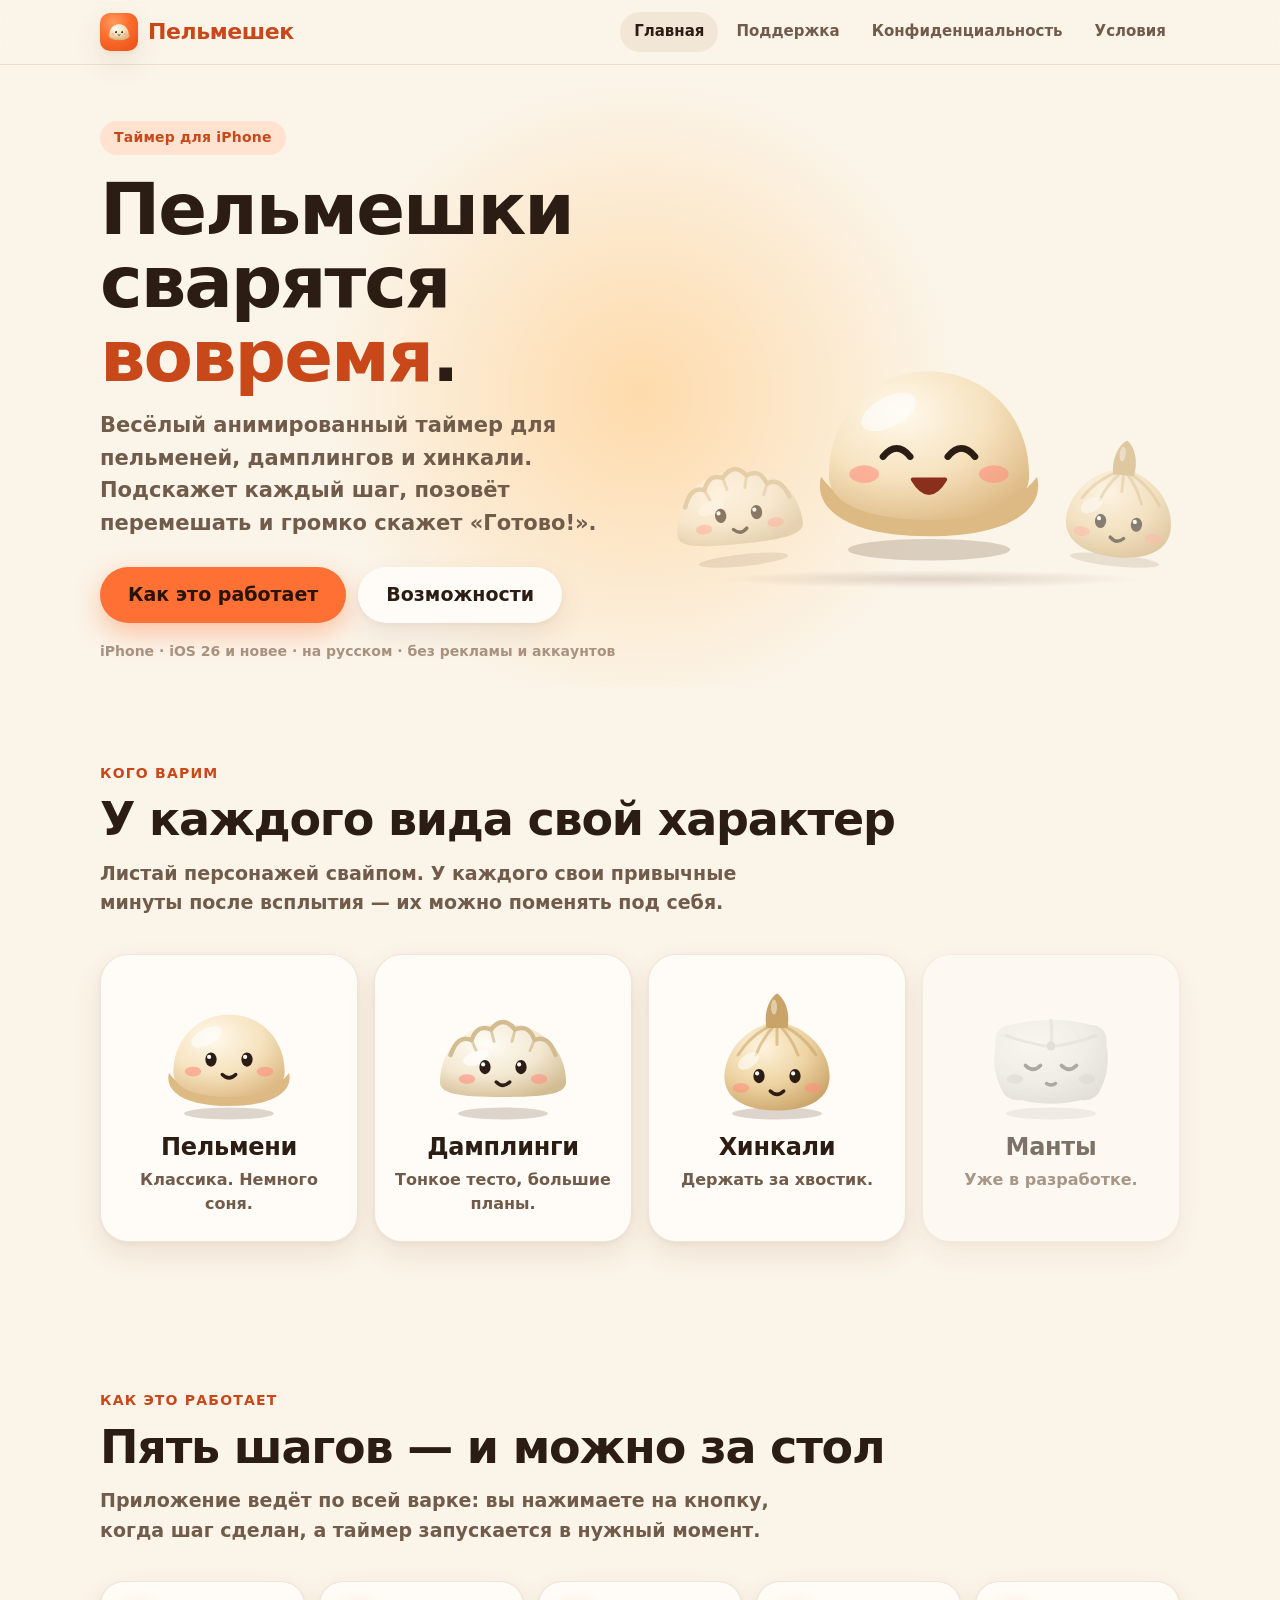
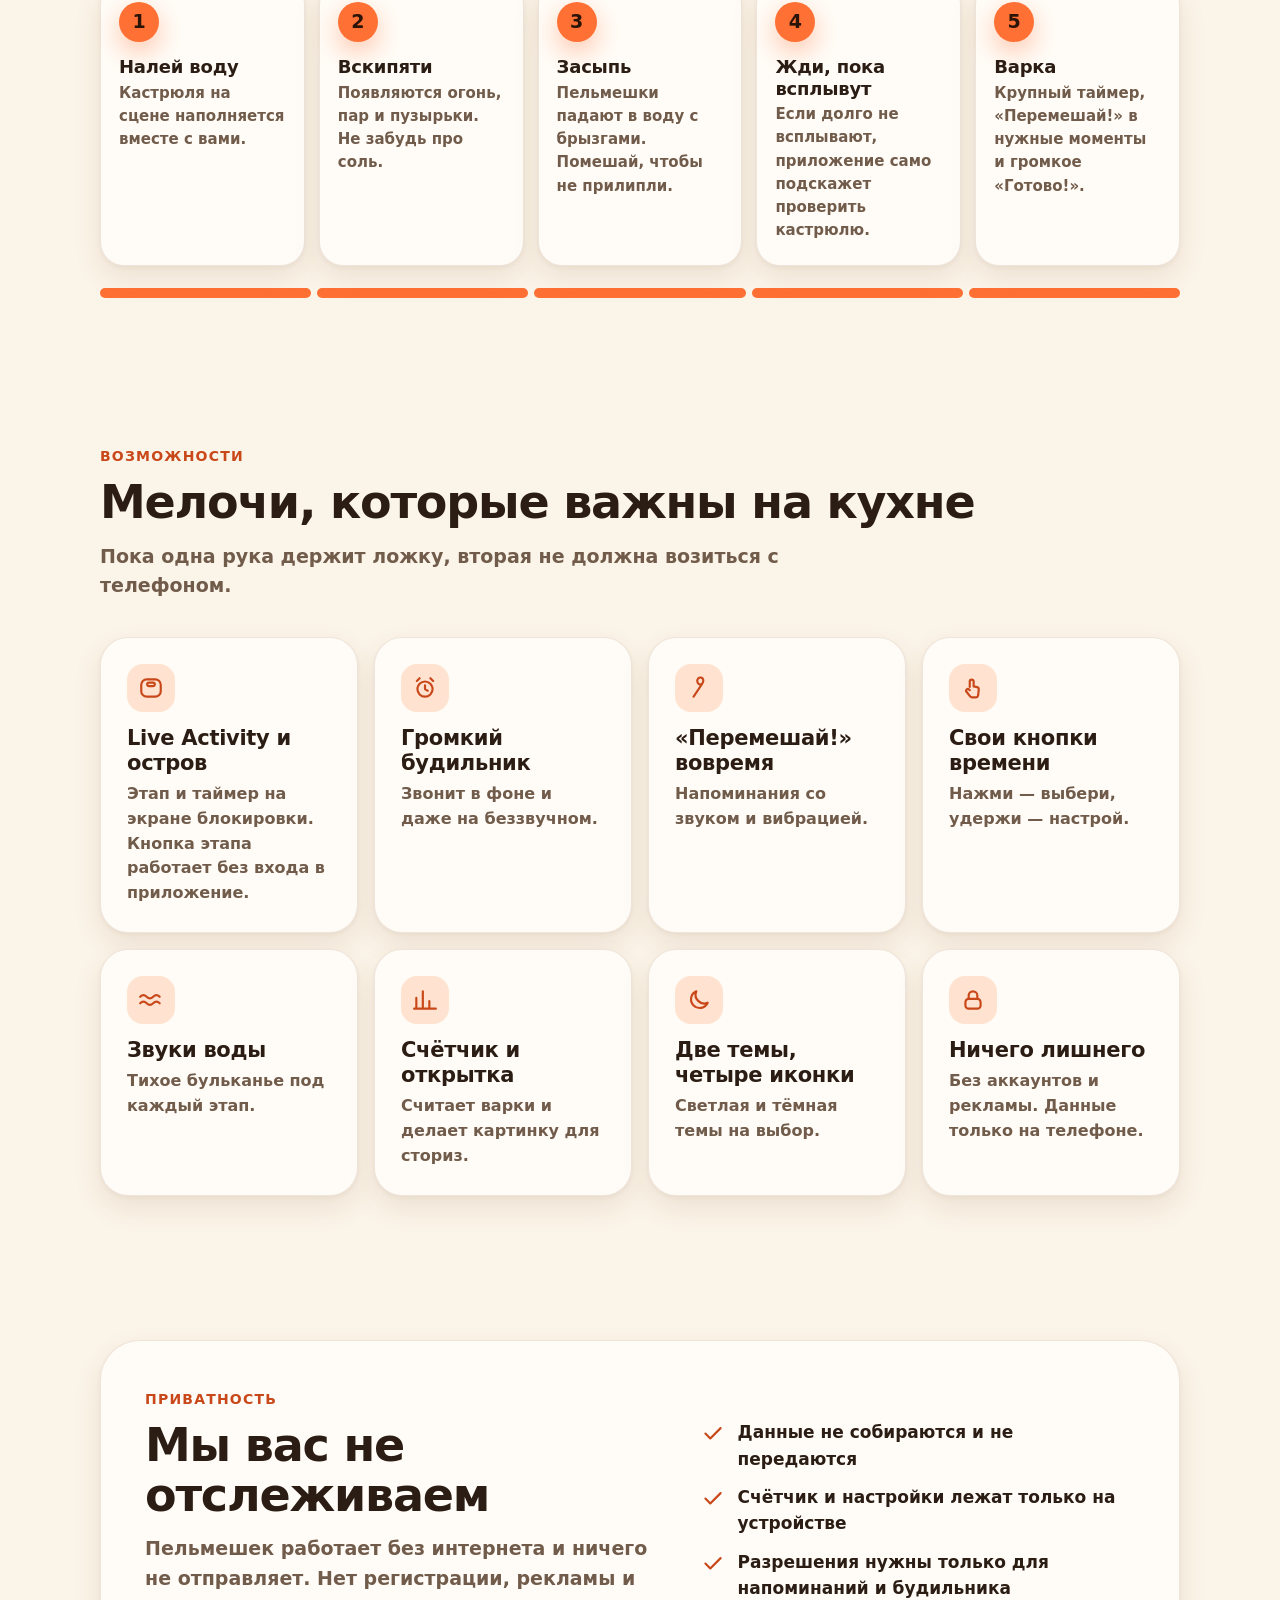
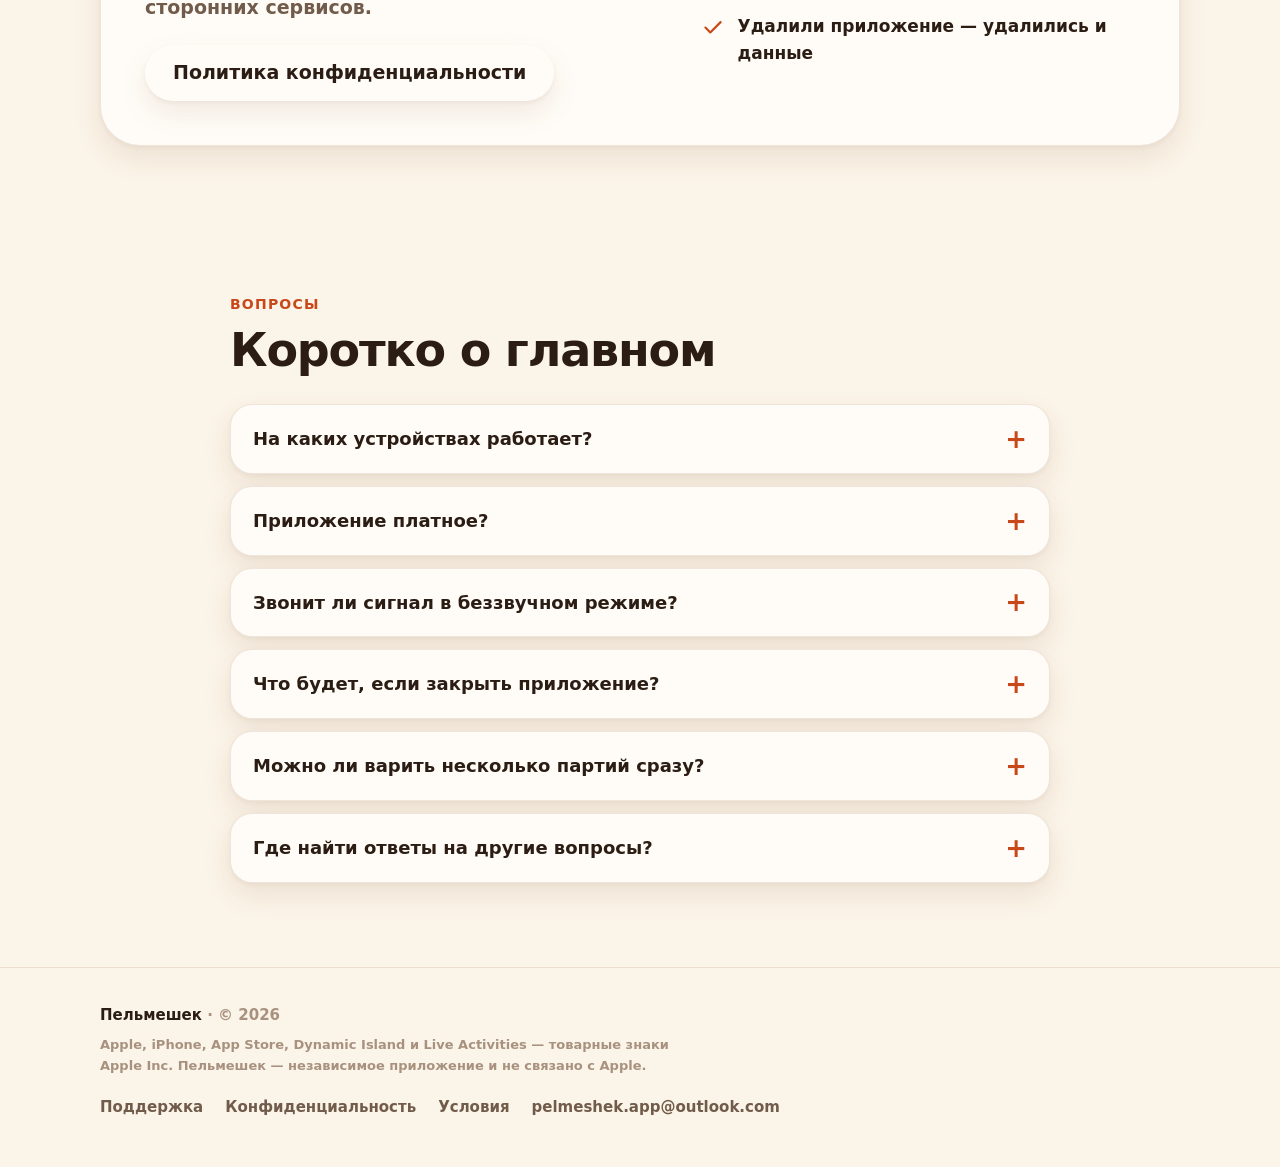
<file: index.html>
<!doctype html>
<html lang="ru">
<head>
<meta charset="utf-8">
<meta name="viewport" content="width=device-width, initial-scale=1, viewport-fit=cover">
<title>Пельмешек — анимированный таймер для варки пельменей</title>
<meta name="description" content="Весёлый анимированный таймер для варки пельменей, дамплингов и хинкали. Подсказывает каждый шаг, зовёт перемешать и звонит, когда готово.">
<meta name="theme-color" content="#FBF4E8" media="(prefers-color-scheme: light)">
<meta name="theme-color" content="#17110D" media="(prefers-color-scheme: dark)">
<meta property="og:title" content="Пельмешек — анимированный таймер для варки пельменей">
<meta property="og:description" content="Весёлый анимированный таймер для варки пельменей, дамплингов и хинкали. Подсказывает каждый шаг, зовёт перемешать и звонит, когда готово.">
<meta property="og:type" content="website">
<meta property="og:image" content="assets/icon-orange.png">
<link rel="icon" type="image/png" href="assets/favicon.png">
<link rel="apple-touch-icon" href="assets/apple-touch-icon.png">
<link rel="stylesheet" href="assets/style.css">
</head>
<body>
<header class="nav">
  <div class="wrap">
    <a class="brand" href="index.html"><img src="assets/icon-orange.png" width="38" height="38" alt="">Пельмешек</a>
    <nav aria-label="Основное меню"><ul><li><a href="index.html" aria-current=page>Главная</a></li><li><a href="support.html">Поддержка</a></li><li><a href="privacy.html">Конфиденциальность</a></li><li><a href="terms.html">Условия</a></li></ul></nav>
  </div>
</header>
<main>
<section class="hero"><div class="wrap">
  <div>
    <span class="pill">Таймер для iPhone</span>
    <h1>Пельмешки сварятся <em>вовремя</em>.</h1>
    <p class="lead">Весёлый анимированный таймер для пельменей, дамплингов и хинкали. Подскажет каждый шаг, позовёт перемешать и громко скажет «Готово!».</p>
    <div class="cta">
      <a class="btn" href="#how">Как это работает</a>
      <a class="btn ghost" href="#features">Возможности</a>
    </div>
    <div class="meta">iPhone · iOS 26 и новее · на русском · без рекламы и аккаунтов</div>
  </div>
  <div class="stage">
    <div class="trio">
      <svg class="m m-sm" viewBox="0 0 200 200" aria-hidden="true"><defs><radialGradient id="g1" cx="36%" cy="28%" r="80%"><stop offset="0" stop-color="#FFFDF6"/><stop offset=".55" stop-color="#F3E8D2"/><stop offset="1" stop-color="#D3BC92"/></radialGradient></defs><ellipse cx="100" cy="182" rx="60" ry="8" fill="rgba(70,35,10,.18)"/><g class="body a-sway"><path d="M16 140 C16 94 52 62 100 62 C148 62 184 94 184 140 C184 154 166 160 100 160 C34 160 16 154 16 140Z" fill="url(#g1)"/><path d="M30 104 Q40 76 58 84 Q66 62 84 70 Q100 50 116 70 Q134 62 142 84 Q160 76 170 104" stroke="#D3BC92" stroke-width="6" fill="none" stroke-linecap="round" stroke-linejoin="round"/><path d="M58 84 L64 98 M84 70 L88 86 M116 70 L112 86 M142 84 L136 98" stroke="#D3BC92" stroke-width="4" stroke-linecap="round" opacity=".7"/><ellipse cx="64" cy="108" rx="18" ry="9" fill="rgba(255,255,255,.65)" transform="rotate(-20 64 108)"/><g transform="translate(76 120)"><g class="eye" style="animation-duration:5s"><ellipse rx="7.5" ry="9.5" fill="#2B1D14"/><circle cx="-2.5" cy="-3.5" r="2.8" fill="#fff"/></g></g><g transform="translate(124 120)"><g class="eye" style="animation-duration:5s"><ellipse rx="7.5" ry="9.5" fill="#2B1D14"/><circle cx="-2.5" cy="-3.5" r="2.8" fill="#fff"/></g></g><ellipse cx="52" cy="136" rx="11" ry="6.5" fill="#FF8F7E" opacity=".6"/><ellipse cx="148" cy="136" rx="11" ry="6.5" fill="#FF8F7E" opacity=".6"/><path d="M91 140 Q100 149 109 140" stroke="#2B1D14" stroke-width="4.5" fill="none" stroke-linecap="round"/></g></svg>
      <svg class="m m-lg" viewBox="0 0 200 200" role="img" aria-label="Пельмешек"><defs><radialGradient id="g2" cx="36%" cy="28%" r="80%"><stop offset="0" stop-color="#FFF9EC"/><stop offset=".55" stop-color="#F6E2BE"/><stop offset="1" stop-color="#DDB984"/></radialGradient></defs><ellipse cx="100" cy="182" rx="60" ry="8" fill="rgba(70,35,10,.18)"/><g class="body a-hop"><path d="M20 128 C36 150 66 158 100 158 C134 158 164 150 180 128 C186 152 160 172 100 172 C40 172 14 152 20 128Z" fill="#DDB984"/><path d="M26 130 C24 84 58 50 100 50 C142 50 176 84 174 130 C172 150 140 160 100 160 C60 160 28 150 26 130Z" fill="url(#g2)"/><ellipse cx="70" cy="80" rx="22" ry="11" fill="rgba(255,255,255,.6)" transform="rotate(-28 70 80)"/><g transform="translate(76 110)"><g><path d="M-10 3 Q0 -9 10 3" stroke="#2B1D14" stroke-width="5" fill="none" stroke-linecap="round"/></g></g><g transform="translate(124 110)"><g><path d="M-10 3 Q0 -9 10 3" stroke="#2B1D14" stroke-width="5" fill="none" stroke-linecap="round"/></g></g><ellipse cx="52" cy="126" rx="11" ry="6.5" fill="#FF8F7E" opacity=".6"/><ellipse cx="148" cy="126" rx="11" ry="6.5" fill="#FF8F7E" opacity=".6"/><path d="M88 130 Q100 150 112 130Z" fill="#8A2F1C" stroke="#8A2F1C" stroke-width="3" stroke-linejoin="round"/></g></svg>
      <svg class="m m-sm r" viewBox="0 0 200 200" aria-hidden="true"><defs><radialGradient id="g3" cx="36%" cy="28%" r="80%"><stop offset="0" stop-color="#FFF4DE"/><stop offset=".55" stop-color="#EDD3A2"/><stop offset="1" stop-color="#C9A367"/></radialGradient></defs><ellipse cx="100" cy="182" rx="60" ry="8" fill="rgba(70,35,10,.18)"/><g class="body a-wobble"><path d="M100 60 C60 64 28 100 30 136 C32 166 64 178 100 178 C136 178 168 166 170 136 C172 100 140 64 100 60Z" fill="url(#g3)"/><path d="M94 64 Q66 76 48 104 M97 64 Q80 82 72 104 M100 64 L100 90 M103 64 Q120 82 128 104 M106 64 Q134 76 152 104" stroke="#C9A367" stroke-width="4" fill="none" stroke-linecap="round" opacity=".55"/><path d="M86 68 C82 46 90 28 100 22 C110 28 118 46 114 68 Z" fill="#C9A367"/><ellipse cx="96" cy="40" rx="4" ry="10" fill="rgba(255,255,255,.45)"/><ellipse cx="62" cy="112" rx="16" ry="9" fill="rgba(255,255,255,.55)" transform="rotate(-35 62 112)"/><g transform="translate(76 132)"><g class="eye" style="animation-duration:3.6s"><ellipse rx="7.5" ry="9.5" fill="#2B1D14"/><circle cx="-2.5" cy="-3.5" r="2.8" fill="#fff"/></g></g><g transform="translate(124 132)"><g class="eye" style="animation-duration:3.6s"><ellipse rx="7.5" ry="9.5" fill="#2B1D14"/><circle cx="-2.5" cy="-3.5" r="2.8" fill="#fff"/></g></g><ellipse cx="52" cy="148" rx="11" ry="6.5" fill="#FF8F7E" opacity=".6"/><ellipse cx="148" cy="148" rx="11" ry="6.5" fill="#FF8F7E" opacity=".6"/><path d="M91 152 Q100 161 109 152" stroke="#2B1D14" stroke-width="4.5" fill="none" stroke-linecap="round"/></g></svg>
    </div>
    <div class="ground"></div>
  </div>
</div></section><section id="kinds"><div class="wrap">
  <span class="eyebrow">Кого варим</span>
  <h2>У каждого вида свой характер</h2>
  <p class="sub">Листай персонажей свайпом. У каждого свои привычные минуты после всплытия — их можно поменять под себя.</p>
  <div class="grid g4 kinds">
    <div class="card"><svg class="m " viewBox="0 0 200 200" role="img" aria-label="Пельмени"><defs><radialGradient id="g4" cx="36%" cy="28%" r="80%"><stop offset="0" stop-color="#FFF9EC"/><stop offset=".55" stop-color="#F6E2BE"/><stop offset="1" stop-color="#DDB984"/></radialGradient></defs><ellipse cx="100" cy="182" rx="60" ry="8" fill="rgba(70,35,10,.18)"/><g class="body a-breathe"><path d="M20 128 C36 150 66 158 100 158 C134 158 164 150 180 128 C186 152 160 172 100 172 C40 172 14 152 20 128Z" fill="#DDB984"/><path d="M26 130 C24 84 58 50 100 50 C142 50 176 84 174 130 C172 150 140 160 100 160 C60 160 28 150 26 130Z" fill="url(#g4)"/><ellipse cx="70" cy="80" rx="22" ry="11" fill="rgba(255,255,255,.6)" transform="rotate(-28 70 80)"/><g transform="translate(76 110)"><g class="eye" style="animation-duration:4.2s"><ellipse rx="7.5" ry="9.5" fill="#2B1D14"/><circle cx="-2.5" cy="-3.5" r="2.8" fill="#fff"/></g></g><g transform="translate(124 110)"><g class="eye" style="animation-duration:4.2s"><ellipse rx="7.5" ry="9.5" fill="#2B1D14"/><circle cx="-2.5" cy="-3.5" r="2.8" fill="#fff"/></g></g><ellipse cx="52" cy="126" rx="11" ry="6.5" fill="#FF8F7E" opacity=".6"/><ellipse cx="148" cy="126" rx="11" ry="6.5" fill="#FF8F7E" opacity=".6"/><path d="M91 130 Q100 139 109 130" stroke="#2B1D14" stroke-width="4.5" fill="none" stroke-linecap="round"/></g></svg><h3>Пельмени</h3><p>Классика. Немного соня.</p></div>
    <div class="card"><svg class="m " viewBox="0 0 200 200" role="img" aria-label="Дамплинги"><defs><radialGradient id="g5" cx="36%" cy="28%" r="80%"><stop offset="0" stop-color="#FFFDF6"/><stop offset=".55" stop-color="#F3E8D2"/><stop offset="1" stop-color="#D3BC92"/></radialGradient></defs><ellipse cx="100" cy="182" rx="60" ry="8" fill="rgba(70,35,10,.18)"/><g class="body a-sway"><path d="M16 140 C16 94 52 62 100 62 C148 62 184 94 184 140 C184 154 166 160 100 160 C34 160 16 154 16 140Z" fill="url(#g5)"/><path d="M30 104 Q40 76 58 84 Q66 62 84 70 Q100 50 116 70 Q134 62 142 84 Q160 76 170 104" stroke="#D3BC92" stroke-width="6" fill="none" stroke-linecap="round" stroke-linejoin="round"/><path d="M58 84 L64 98 M84 70 L88 86 M116 70 L112 86 M142 84 L136 98" stroke="#D3BC92" stroke-width="4" stroke-linecap="round" opacity=".7"/><ellipse cx="64" cy="108" rx="18" ry="9" fill="rgba(255,255,255,.65)" transform="rotate(-20 64 108)"/><g transform="translate(76 120)"><g class="eye" style="animation-duration:5s"><ellipse rx="7.5" ry="9.5" fill="#2B1D14"/><circle cx="-2.5" cy="-3.5" r="2.8" fill="#fff"/></g></g><g transform="translate(124 120)"><g class="eye" style="animation-duration:5s"><ellipse rx="7.5" ry="9.5" fill="#2B1D14"/><circle cx="-2.5" cy="-3.5" r="2.8" fill="#fff"/></g></g><ellipse cx="52" cy="136" rx="11" ry="6.5" fill="#FF8F7E" opacity=".6"/><ellipse cx="148" cy="136" rx="11" ry="6.5" fill="#FF8F7E" opacity=".6"/><path d="M91 140 Q100 149 109 140" stroke="#2B1D14" stroke-width="4.5" fill="none" stroke-linecap="round"/></g></svg><h3>Дамплинги</h3><p>Тонкое тесто, большие планы.</p></div>
    <div class="card"><svg class="m " viewBox="0 0 200 200" role="img" aria-label="Хинкали"><defs><radialGradient id="g6" cx="36%" cy="28%" r="80%"><stop offset="0" stop-color="#FFF4DE"/><stop offset=".55" stop-color="#EDD3A2"/><stop offset="1" stop-color="#C9A367"/></radialGradient></defs><ellipse cx="100" cy="182" rx="60" ry="8" fill="rgba(70,35,10,.18)"/><g class="body a-wobble"><path d="M100 60 C60 64 28 100 30 136 C32 166 64 178 100 178 C136 178 168 166 170 136 C172 100 140 64 100 60Z" fill="url(#g6)"/><path d="M94 64 Q66 76 48 104 M97 64 Q80 82 72 104 M100 64 L100 90 M103 64 Q120 82 128 104 M106 64 Q134 76 152 104" stroke="#C9A367" stroke-width="4" fill="none" stroke-linecap="round" opacity=".55"/><path d="M86 68 C82 46 90 28 100 22 C110 28 118 46 114 68 Z" fill="#C9A367"/><ellipse cx="96" cy="40" rx="4" ry="10" fill="rgba(255,255,255,.45)"/><ellipse cx="62" cy="112" rx="16" ry="9" fill="rgba(255,255,255,.55)" transform="rotate(-35 62 112)"/><g transform="translate(76 132)"><g class="eye" style="animation-duration:3.6s"><ellipse rx="7.5" ry="9.5" fill="#2B1D14"/><circle cx="-2.5" cy="-3.5" r="2.8" fill="#fff"/></g></g><g transform="translate(124 132)"><g class="eye" style="animation-duration:3.6s"><ellipse rx="7.5" ry="9.5" fill="#2B1D14"/><circle cx="-2.5" cy="-3.5" r="2.8" fill="#fff"/></g></g><ellipse cx="52" cy="148" rx="11" ry="6.5" fill="#FF8F7E" opacity=".6"/><ellipse cx="148" cy="148" rx="11" ry="6.5" fill="#FF8F7E" opacity=".6"/><path d="M91 152 Q100 161 109 152" stroke="#2B1D14" stroke-width="4.5" fill="none" stroke-linecap="round"/></g></svg><h3>Хинкали</h3><p>Держать за хвостик.</p></div>
    <div class="card off"><svg class="m " viewBox="0 0 200 200" role="img" aria-label="Манты"><defs><radialGradient id="g7" cx="36%" cy="28%" r="80%"><stop offset="0" stop-color="#FBF3E4"/><stop offset=".55" stop-color="#EBDDC2"/><stop offset="1" stop-color="#C7B494"/></radialGradient></defs><ellipse cx="100" cy="182" rx="60" ry="8" fill="rgba(70,35,10,.18)"/><g class="body a-breathe"><path d="M46 64 Q100 50 154 64 Q176 66 174 90 Q180 122 166 150 Q160 166 140 164 Q100 174 60 164 Q40 166 34 150 Q20 122 26 90 Q24 66 46 64Z" fill="url(#g7)"/><path d="M100 58 Q102 76 100 90 M40 78 Q60 86 92 92 M160 78 Q140 86 108 92" stroke="#C7B494" stroke-width="4" fill="none" stroke-linecap="round" opacity=".6"/><circle cx="100" cy="92" r="6" fill="#C7B494"/><g transform="translate(76 120)"><g><path d="M-10 -2 Q0 8 10 -2" stroke="#2B1D14" stroke-width="5" fill="none" stroke-linecap="round"/></g></g><g transform="translate(124 120)"><g><path d="M-10 -2 Q0 8 10 -2" stroke="#2B1D14" stroke-width="5" fill="none" stroke-linecap="round"/></g></g><ellipse cx="52" cy="136" rx="11" ry="6.5" fill="#FF8F7E" opacity=".6"/><ellipse cx="148" cy="136" rx="11" ry="6.5" fill="#FF8F7E" opacity=".6"/><path d="M94 142 Q100 146 106 142" stroke="#2B1D14" stroke-width="4.5" fill="none" stroke-linecap="round"/><text class="zz" x="150" y="60" font-size="22" font-weight="900" fill="#A8927F" style="animation-delay:0.0s;opacity:0">z</text><text class="zz" x="164" y="50" font-size="18" font-weight="900" fill="#A8927F" style="animation-delay:1.5s;opacity:0">z</text></g></svg><h3>Манты</h3><p>Уже в разработке.</p></div>
  </div>
</div></section><section id="how"><div class="wrap">
  <span class="eyebrow">Как это работает</span>
  <h2>Пять шагов — и можно за стол</h2>
  <p class="sub">Приложение ведёт по всей варке: вы нажимаете на кнопку, когда шаг сделан, а таймер запускается в нужный момент.</p>
  <div class="steps">
    <div class="step"><h3>Налей воду</h3><p>Кастрюля на сцене наполняется вместе с вами.</p></div>
    <div class="step"><h3>Вскипяти</h3><p>Появляются огонь, пар и пузырьки. Не забудь про соль.</p></div>
    <div class="step"><h3>Засыпь</h3><p>Пельмешки падают в воду с брызгами. Помешай, чтобы не прилипли.</p></div>
    <div class="step"><h3>Жди, пока всплывут</h3><p>Если долго не всплывают, приложение само подскажет проверить кастрюлю.</p></div>
    <div class="step"><h3>Варка</h3><p>Крупный таймер, «Перемешай!» в нужные моменты и громкое «Готово!».</p></div>
  </div>
  <div class="bar" aria-hidden="true"><i class="on"></i><i class="on"></i><i class="on"></i><i class="on"></i><i class="on"></i></div>
</div></section><section id="features"><div class="wrap">
  <span class="eyebrow">Возможности</span>
  <h2>Мелочи, которые важны на кухне</h2>
  <p class="sub">Пока одна рука держит ложку, вторая не должна возиться с телефоном.</p>
  <div class="grid g4 feats"><div class="card"><div class="ico"><svg viewBox="0 0 24 24" fill="none" stroke="currentColor" stroke-width="2" stroke-linecap="round" stroke-linejoin="round" aria-hidden="true"><rect x="3" y="4" width="18" height="16" rx="5"/><rect x="8.5" y="7" width="7" height="3.2" rx="1.6"/></svg></div><h3>Live Activity и остров</h3><p>Этап и таймер на экране блокировки. Кнопка этапа работает без входа в приложение.</p></div><div class="card"><div class="ico"><svg viewBox="0 0 24 24" fill="none" stroke="currentColor" stroke-width="2" stroke-linecap="round" stroke-linejoin="round" aria-hidden="true"><circle cx="12" cy="13" r="7"/><path d="M12 9.5V13l2.5 1.5M4.5 5.5 7 3M19.5 5.5 17 3"/></svg></div><h3>Громкий будильник</h3><p>Звонит в фоне и даже на беззвучном.</p></div><div class="card"><div class="ico"><svg viewBox="0 0 24 24" fill="none" stroke="currentColor" stroke-width="2" stroke-linecap="round" stroke-linejoin="round" aria-hidden="true"><path d="M7 20 15 8M15 8c1.6-2.4 1.2-5-1-5.6S10 4 10.5 6.2 13 9.8 15 8Z"/></svg></div><h3>«Перемешай!» вовремя</h3><p>Напоминания со звуком и вибрацией.</p></div><div class="card"><div class="ico"><svg viewBox="0 0 24 24" fill="none" stroke="currentColor" stroke-width="2" stroke-linecap="round" stroke-linejoin="round" aria-hidden="true"><path d="M9 11V6a1.8 1.8 0 0 1 3.6 0v4.5l3.2.7a2 2 0 0 1 1.5 2.3L16.7 19a2 2 0 0 1-2 1.6H11a2 2 0 0 1-1.5-.7L6 15.5a1.6 1.6 0 0 1 2.3-2.2L9 14"/></svg></div><h3>Свои кнопки времени</h3><p>Нажми — выбери, удержи — настрой.</p></div><div class="card"><div class="ico"><svg viewBox="0 0 24 24" fill="none" stroke="currentColor" stroke-width="2" stroke-linecap="round" stroke-linejoin="round" aria-hidden="true"><path d="M2 9c2-2 4-2 6 0s4 2 6 0 4-2 6 0M2 15c2-2 4-2 6 0s4 2 6 0 4-2 6 0"/></svg></div><h3>Звуки воды</h3><p>Тихое бульканье под каждый этап.</p></div><div class="card"><div class="ico"><svg viewBox="0 0 24 24" fill="none" stroke="currentColor" stroke-width="2" stroke-linecap="round" stroke-linejoin="round" aria-hidden="true"><path d="M4 20V10M10 20V4M16 20v-7M22 20H2"/></svg></div><h3>Счётчик и открытка</h3><p>Считает варки и делает картинку для сториз.</p></div><div class="card"><div class="ico"><svg viewBox="0 0 24 24" fill="none" stroke="currentColor" stroke-width="2" stroke-linecap="round" stroke-linejoin="round" aria-hidden="true"><path d="M20 14.5A8 8 0 0 1 9.5 4 8 8 0 1 0 20 14.5Z"/></svg></div><h3>Две темы, четыре иконки</h3><p>Светлая и тёмная темы на выбор.</p></div><div class="card"><div class="ico"><svg viewBox="0 0 24 24" fill="none" stroke="currentColor" stroke-width="2" stroke-linecap="round" stroke-linejoin="round" aria-hidden="true"><rect x="5" y="11" width="14" height="9" rx="3"/><path d="M8 11V8a4 4 0 0 1 8 0v3"/></svg></div><h3>Ничего лишнего</h3><p>Без аккаунтов и рекламы. Данные только на телефоне.</p></div></div>
</div></section><section id="privacy-band"><div class="wrap">
  <div class="band">
    <div>
      <span class="eyebrow">Приватность</span>
      <h2>Мы вас не отслеживаем</h2>
      <p class="sub" style="margin-bottom:22px">Пельмешек работает без интернета и ничего не отправляет. Нет регистрации, рекламы и сторонних сервисов.</p>
      <a class="btn ghost" href="privacy.html">Политика конфиденциальности</a>
    </div>
    <ul>
      <li><svg viewBox="0 0 24 24" fill="none" stroke="currentColor" stroke-width="2" stroke-linecap="round" stroke-linejoin="round" aria-hidden="true"><path d="m5 12.5 4.5 4.5L19 7.5"/></svg> Данные не собираются и не передаются</li>
      <li><svg viewBox="0 0 24 24" fill="none" stroke="currentColor" stroke-width="2" stroke-linecap="round" stroke-linejoin="round" aria-hidden="true"><path d="m5 12.5 4.5 4.5L19 7.5"/></svg> Счётчик и настройки лежат только на устройстве</li>
      <li><svg viewBox="0 0 24 24" fill="none" stroke="currentColor" stroke-width="2" stroke-linecap="round" stroke-linejoin="round" aria-hidden="true"><path d="m5 12.5 4.5 4.5L19 7.5"/></svg> Разрешения нужны только для напоминаний и будильника</li>
      <li><svg viewBox="0 0 24 24" fill="none" stroke="currentColor" stroke-width="2" stroke-linecap="round" stroke-linejoin="round" aria-hidden="true"><path d="m5 12.5 4.5 4.5L19 7.5"/></svg> Удалили приложение — удалились и данные</li>
    </ul>
  </div>
</div></section><section id="faq"><div class="wrap" style="max-width:820px">
  <span class="eyebrow">Вопросы</span>
  <h2>Коротко о главном</h2>
  <div style="margin-top:28px"><details><summary>На каких устройствах работает?</summary><div class="a"><p>На iPhone с iOS 26 или новее. Версии для iPad и других платформ пока нет.</p></div></details><details><summary>Приложение платное?</summary><div class="a"><p>Сейчас в нём нет ни подписок, ни рекламы. Условия покупок, если они появятся, будут описаны в App Store.</p></div></details><details><summary>Звонит ли сигнал в беззвучном режиме?</summary><div class="a"><p>Да, финальный сигнал использует системные будильники iOS. Для этого при первом запуске разрешите «Будильники и таймеры». Если разрешение не выдано, приложение пришлёт обычное уведомление.</p></div></details><details><summary>Что будет, если закрыть приложение?</summary><div class="a"><p>Варка продолжится: состояние сохраняется до 8 часов. При возврате вы окажетесь на том же этапе, а таймер и напоминания продолжат работать в фоне.</p></div></details><details><summary>Можно ли варить несколько партий сразу?</summary><div class="a"><p>Нет, одновременно идёт одна варка. Зато она всегда на виду на экране блокировки.</p></div></details><details><summary>Где найти ответы на другие вопросы?</summary><div class="a"><p>На странице <a href="support.html">поддержки</a>, или напишите на <a href="mailto:pelmeshek.app@outlook.com">pelmeshek.app@outlook.com</a>.</p></div></details></div>
</div></section>
</main>
<footer>
  <div class="wrap">
    <div>
      <strong style="color:var(--ink)">Пельмешек</strong> · © 2026
      <small>Apple, iPhone, App Store, Dynamic Island и Live Activities — товарные знаки Apple Inc. Пельмешек — независимое приложение и не связано с Apple.</small>
    </div>
    <nav aria-label="Ссылки">
      <a href="support.html">Поддержка</a>
      <a href="privacy.html">Конфиденциальность</a>
      <a href="terms.html">Условия</a>
      <a href="mailto:pelmeshek.app@outlook.com">pelmeshek.app@outlook.com</a>
    </nav>
  </div>
</footer>
</body>
</html>
</file>
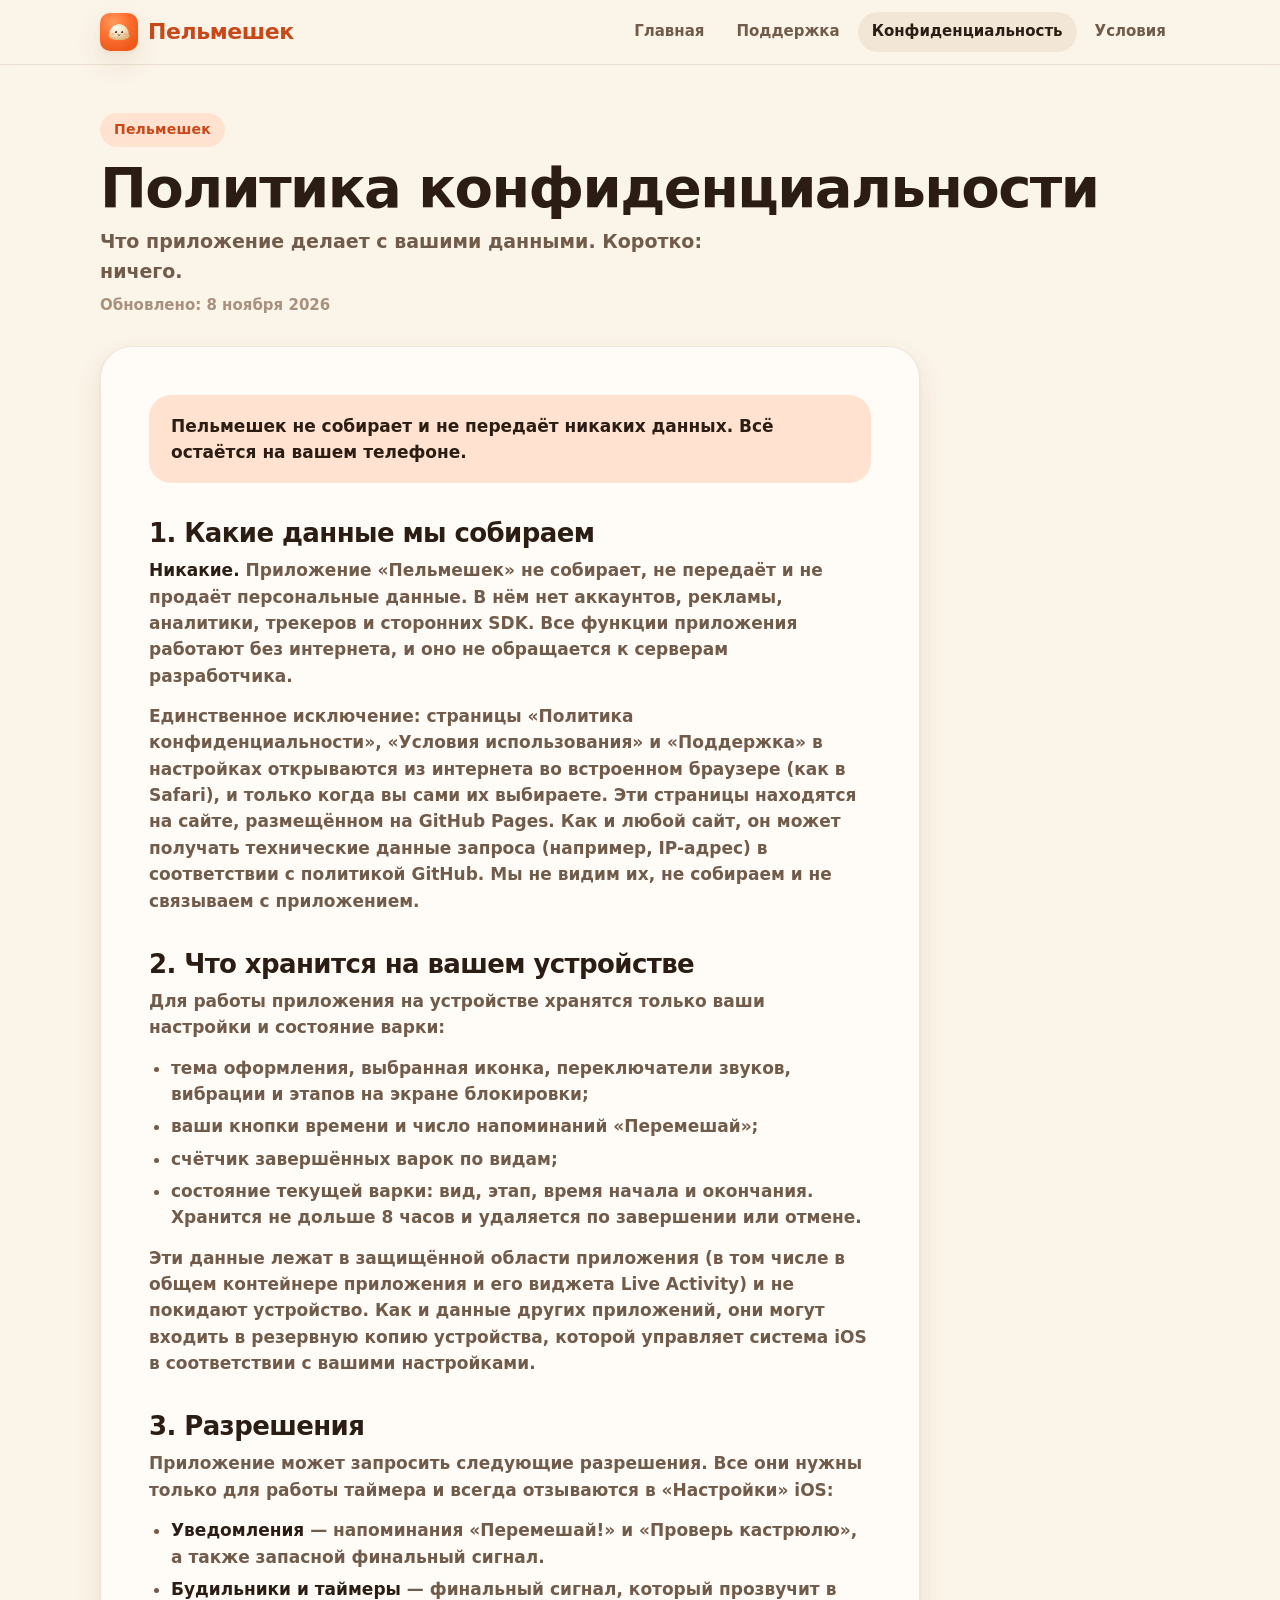
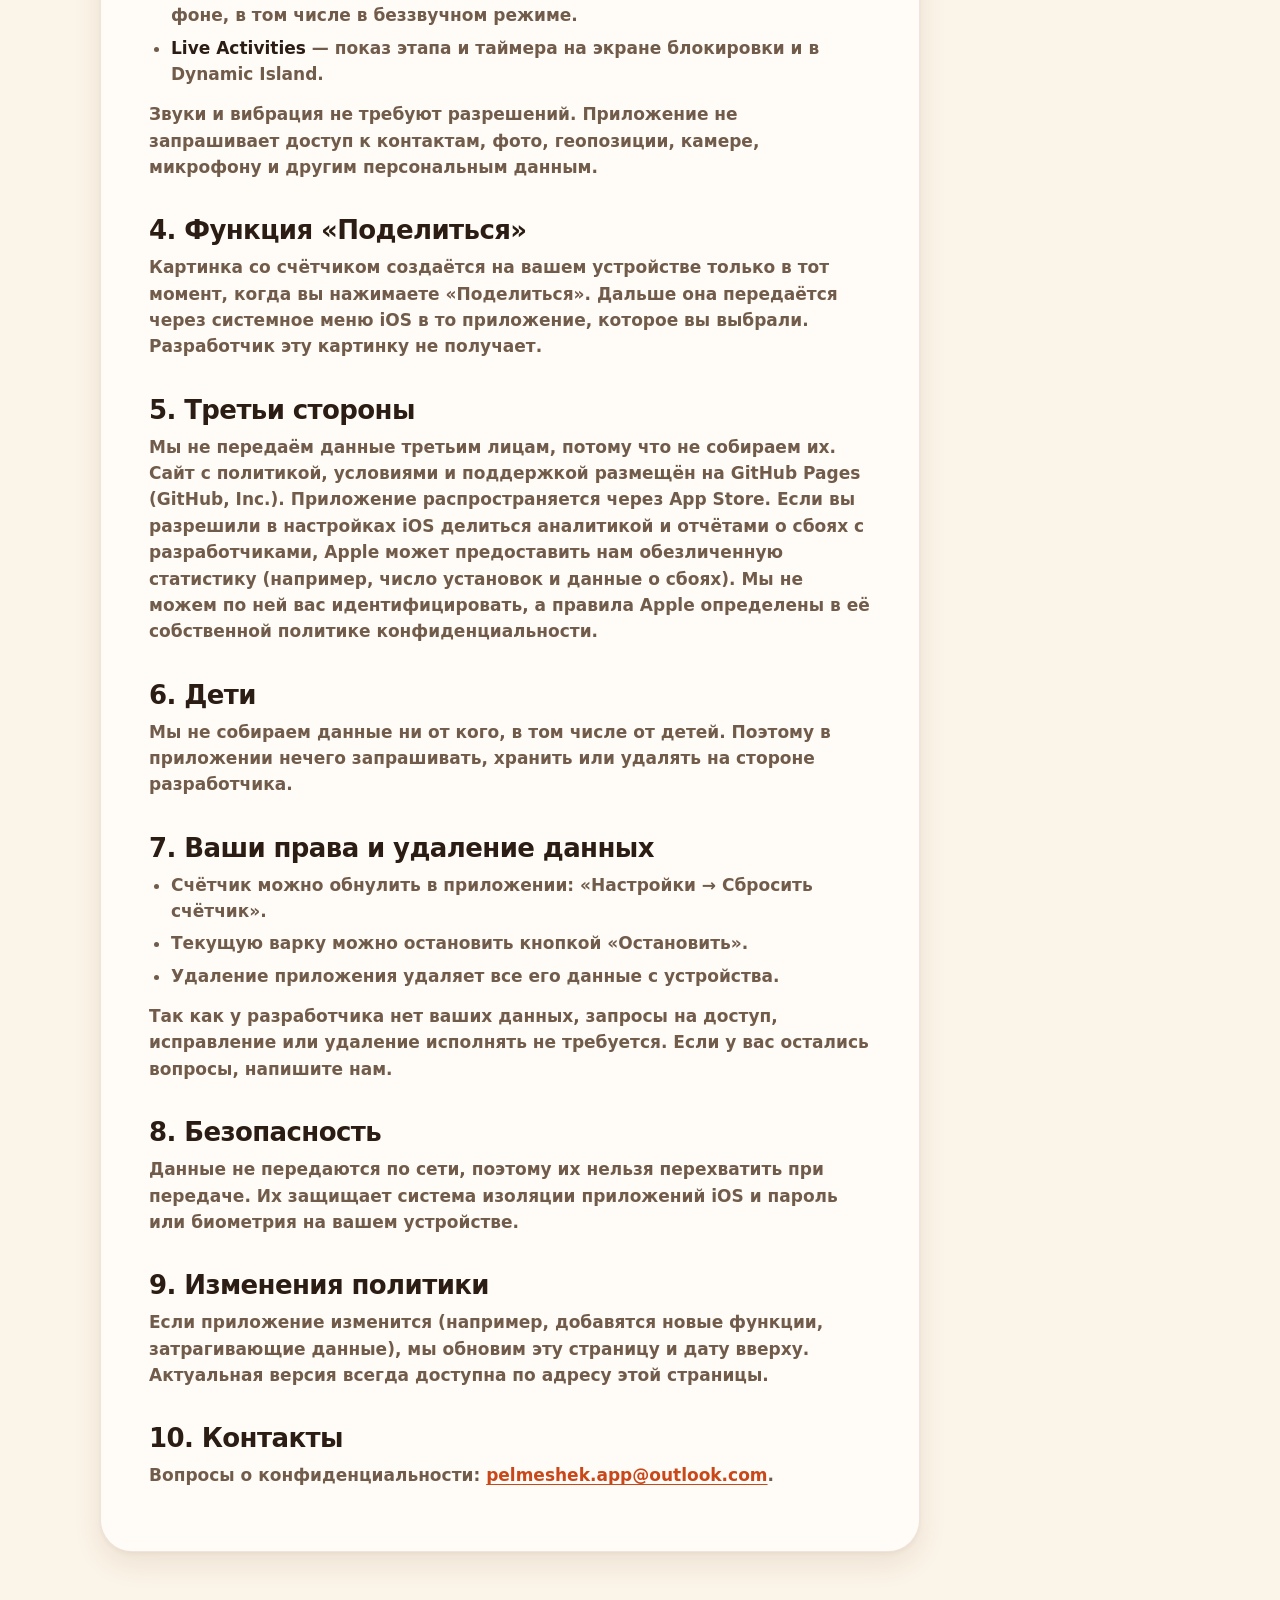
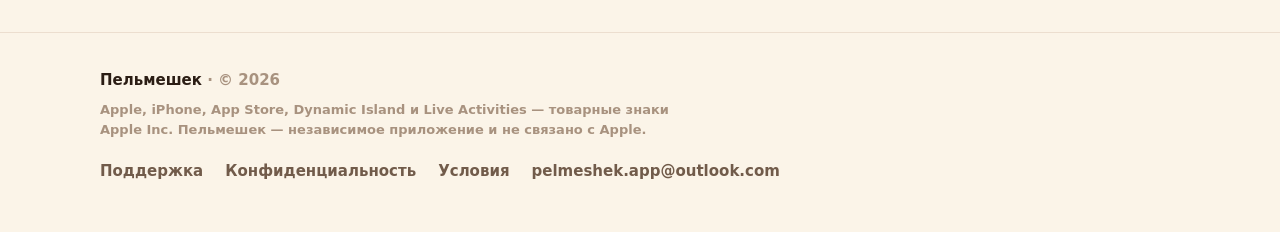
<file: privacy.html>
<!doctype html>
<html lang="ru">
<head>
<meta charset="utf-8">
<meta name="viewport" content="width=device-width, initial-scale=1, viewport-fit=cover">
<title>Политика конфиденциальности — Пельмешек</title>
<meta name="description" content="Политика конфиденциальности приложения «Пельмешек»: приложение не собирает и не передаёт данные.">
<meta name="theme-color" content="#FBF4E8" media="(prefers-color-scheme: light)">
<meta name="theme-color" content="#17110D" media="(prefers-color-scheme: dark)">
<meta property="og:title" content="Политика конфиденциальности — Пельмешек">
<meta property="og:description" content="Политика конфиденциальности приложения «Пельмешек»: приложение не собирает и не передаёт данные.">
<meta property="og:type" content="website">
<meta property="og:image" content="assets/icon-orange.png">
<link rel="icon" type="image/png" href="assets/favicon.png">
<link rel="apple-touch-icon" href="assets/apple-touch-icon.png">
<link rel="stylesheet" href="assets/style.css">
</head>
<body>
<header class="nav">
  <div class="wrap">
    <a class="brand" href="index.html"><img src="assets/icon-orange.png" width="38" height="38" alt="">Пельмешек</a>
    <nav aria-label="Основное меню"><ul><li><a href="index.html">Главная</a></li><li><a href="support.html">Поддержка</a></li><li><a href="privacy.html" aria-current=page>Конфиденциальность</a></li><li><a href="terms.html">Условия</a></li></ul></nav>
  </div>
</header>
<main>
<div class="doc"><div class="wrap">
  <div class="head"><span class="pill">Пельмешек</span><h1>Политика конфиденциальности</h1><p class="sub" style="margin-bottom:8px">Что приложение делает с вашими данными. Коротко: ничего.</p><div class="updated">Обновлено: 8 ноября 2026</div></div>
  <article class="prose"><div class="tldr"><p>Пельмешек не собирает и не передаёт никаких данных. Всё остаётся на вашем телефоне.</p></div>
<h2>1. Какие данные мы собираем</h2>
<p><strong>Никакие.</strong> Приложение «Пельмешек» не собирает, не передаёт и не продаёт персональные данные. В нём нет аккаунтов, рекламы, аналитики, трекеров и сторонних SDK. Все функции приложения работают без интернета, и оно не обращается к серверам разработчика.</p>
<p>Единственное исключение: страницы «Политика конфиденциальности», «Условия использования» и «Поддержка» в настройках открываются из интернета во встроенном браузере (как в Safari), и только когда вы сами их выбираете. Эти страницы находятся на сайте, размещённом на GitHub Pages. Как и любой сайт, он может получать технические данные запроса (например, IP-адрес) в соответствии с политикой GitHub. Мы не видим их, не собираем и не связываем с приложением.</p>

<h2>2. Что хранится на вашем устройстве</h2>
<p>Для работы приложения на устройстве хранятся только ваши настройки и состояние варки:</p>
<ul>
<li>тема оформления, выбранная иконка, переключатели звуков, вибрации и этапов на экране блокировки;</li>
<li>ваши кнопки времени и число напоминаний «Перемешай»;</li>
<li>счётчик завершённых варок по видам;</li>
<li>состояние текущей варки: вид, этап, время начала и окончания. Хранится не дольше 8 часов и удаляется по завершении или отмене.</li>
</ul>
<p>Эти данные лежат в защищённой области приложения (в том числе в общем контейнере приложения и его виджета Live Activity) и не покидают устройство. Как и данные других приложений, они могут входить в резервную копию устройства, которой управляет система iOS в соответствии с вашими настройками.</p>

<h2>3. Разрешения</h2>
<p>Приложение может запросить следующие разрешения. Все они нужны только для работы таймера и всегда отзываются в «Настройки» iOS:</p>
<ul>
<li><strong>Уведомления</strong> — напоминания «Перемешай!» и «Проверь кастрюлю», а также запасной финальный сигнал.</li>
<li><strong>Будильники и таймеры</strong> — финальный сигнал, который прозвучит в фоне, в том числе в беззвучном режиме.</li>
<li><strong>Live Activities</strong> — показ этапа и таймера на экране блокировки и в Dynamic Island.</li>
</ul>
<p>Звуки и вибрация не требуют разрешений. Приложение не запрашивает доступ к контактам, фото, геопозиции, камере, микрофону и другим персональным данным.</p>

<h2>4. Функция «Поделиться»</h2>
<p>Картинка со счётчиком создаётся на вашем устройстве только в тот момент, когда вы нажимаете «Поделиться». Дальше она передаётся через системное меню iOS в то приложение, которое вы выбрали. Разработчик эту картинку не получает.</p>

<h2>5. Третьи стороны</h2>
<p>Мы не передаём данные третьим лицам, потому что не собираем их. Сайт с политикой, условиями и поддержкой размещён на GitHub Pages (GitHub, Inc.). Приложение распространяется через App Store. Если вы разрешили в настройках iOS делиться аналитикой и отчётами о сбоях с разработчиками, Apple может предоставить нам обезличенную статистику (например, число установок и данные о сбоях). Мы не можем по ней вас идентифицировать, а правила Apple определены в её собственной политике конфиденциальности.</p>

<h2>6. Дети</h2>
<p>Мы не собираем данные ни от кого, в том числе от детей. Поэтому в приложении нечего запрашивать, хранить или удалять на стороне разработчика.</p>

<h2>7. Ваши права и удаление данных</h2>
<ul>
<li>Счётчик можно обнулить в приложении: «Настройки → Сбросить счётчик».</li>
<li>Текущую варку можно остановить кнопкой «Остановить».</li>
<li>Удаление приложения удаляет все его данные с устройства.</li>
</ul>
<p>Так как у разработчика нет ваших данных, запросы на доступ, исправление или удаление исполнять не требуется. Если у вас остались вопросы, напишите нам.</p>

<h2>8. Безопасность</h2>
<p>Данные не передаются по сети, поэтому их нельзя перехватить при передаче. Их защищает система изоляции приложений iOS и пароль или биометрия на вашем устройстве.</p>

<h2>9. Изменения политики</h2>
<p>Если приложение изменится (например, добавятся новые функции, затрагивающие данные), мы обновим эту страницу и дату вверху. Актуальная версия всегда доступна по адресу этой страницы.</p>

<h2>10. Контакты</h2>
<p>Вопросы о конфиденциальности: <a href="mailto:pelmeshek.app@outlook.com">pelmeshek.app@outlook.com</a>.</p>
</article>
</div></div>
</main>
<footer>
  <div class="wrap">
    <div>
      <strong style="color:var(--ink)">Пельмешек</strong> · © 2026
      <small>Apple, iPhone, App Store, Dynamic Island и Live Activities — товарные знаки Apple Inc. Пельмешек — независимое приложение и не связано с Apple.</small>
    </div>
    <nav aria-label="Ссылки">
      <a href="support.html">Поддержка</a>
      <a href="privacy.html">Конфиденциальность</a>
      <a href="terms.html">Условия</a>
      <a href="mailto:pelmeshek.app@outlook.com">pelmeshek.app@outlook.com</a>
    </nav>
  </div>
</footer>
</body>
</html>
</file>
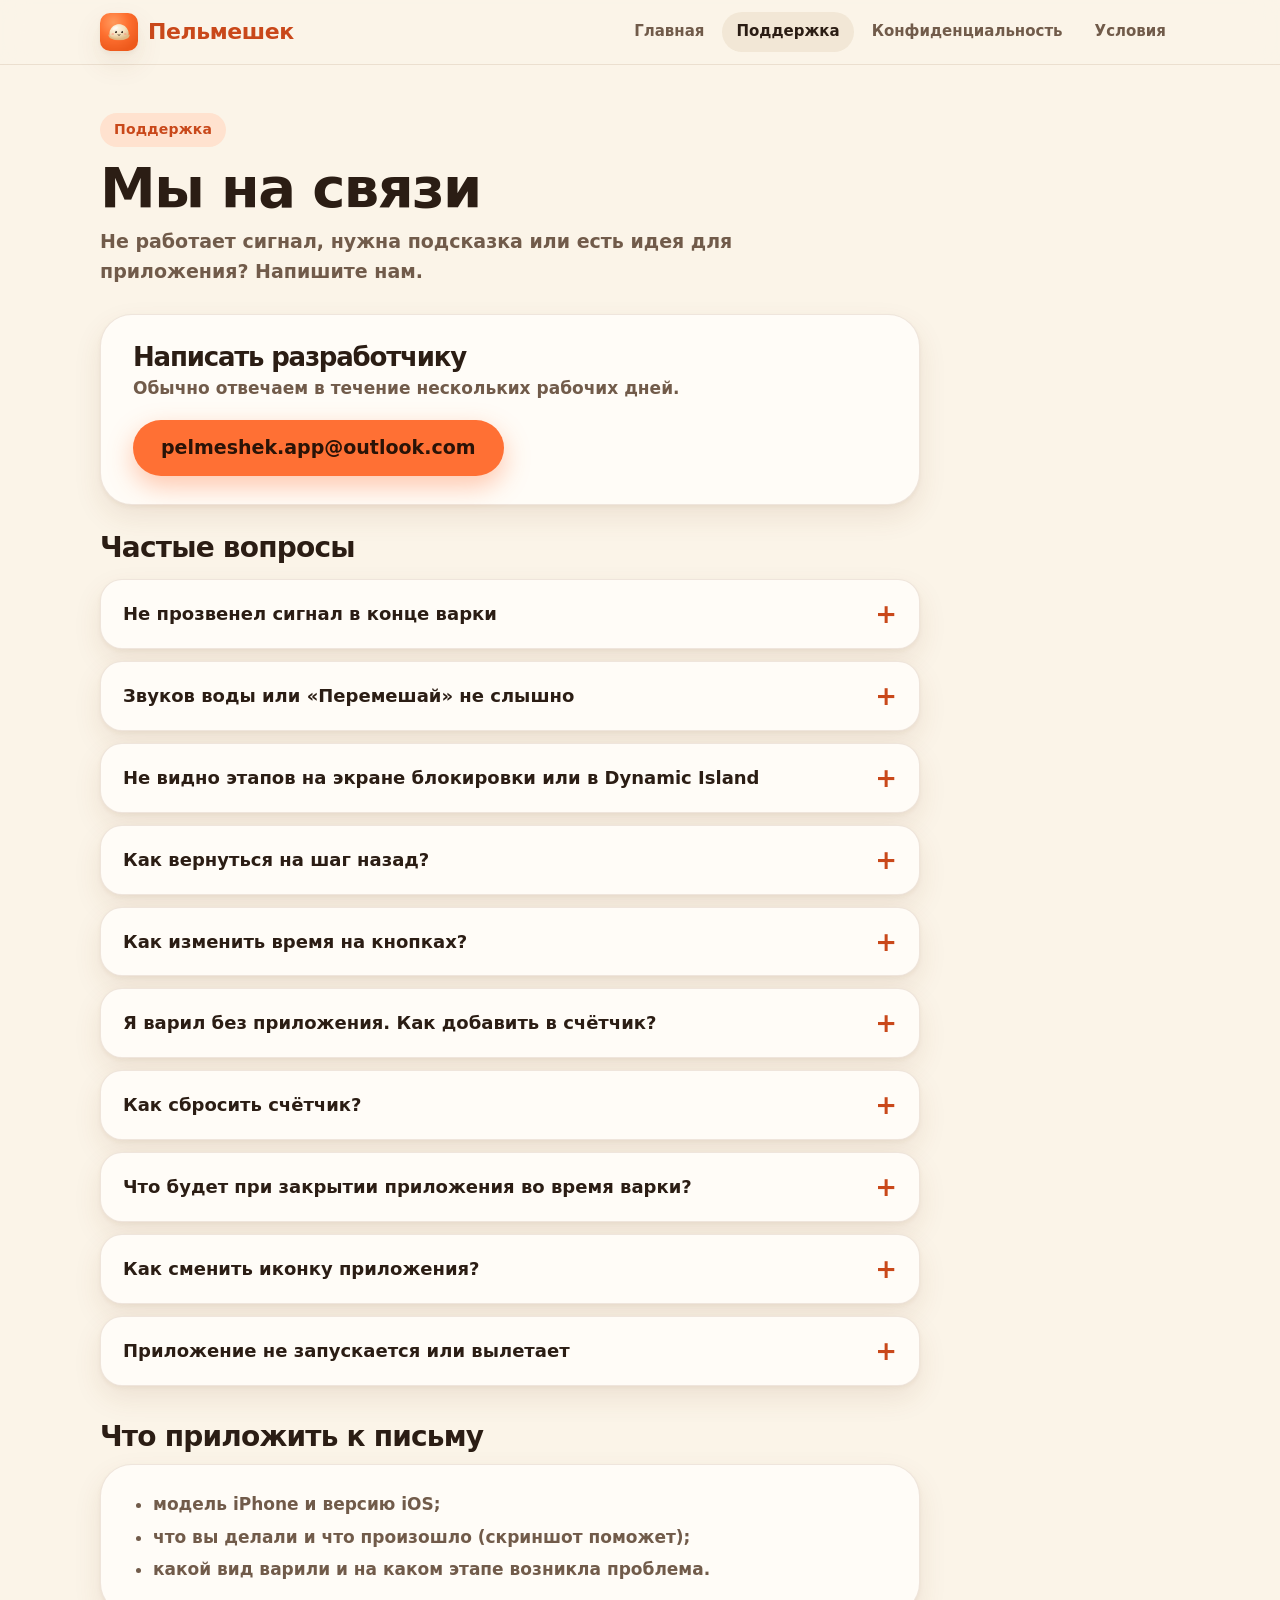
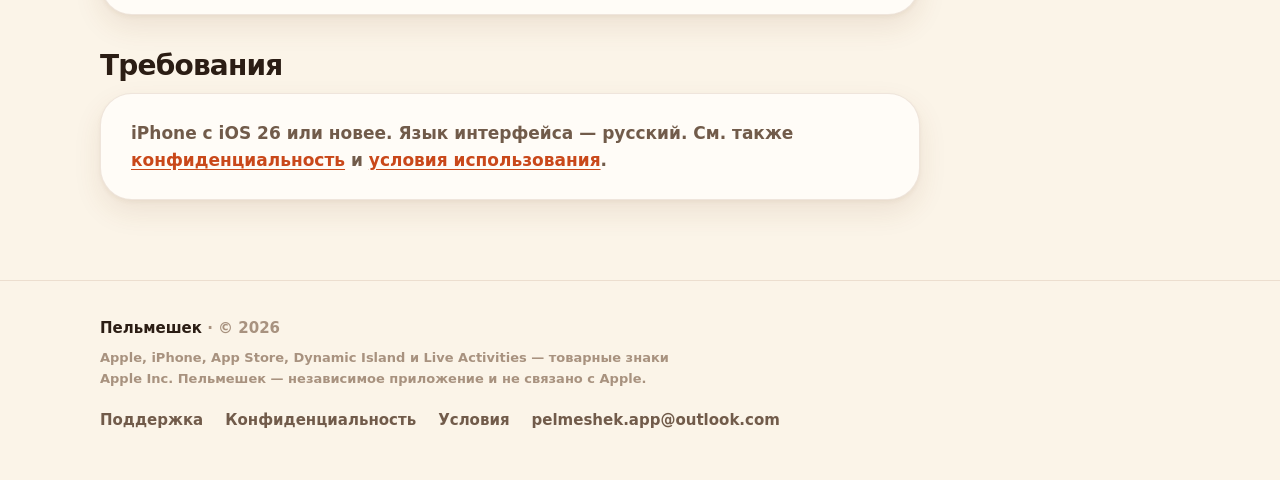
<file: support.html>
<!doctype html>
<html lang="ru">
<head>
<meta charset="utf-8">
<meta name="viewport" content="width=device-width, initial-scale=1, viewport-fit=cover">
<title>Поддержка — Пельмешек</title>
<meta name="description" content="Поддержка приложения «Пельмешек»: ответы на частые вопросы и связь с разработчиком.">
<meta name="theme-color" content="#FBF4E8" media="(prefers-color-scheme: light)">
<meta name="theme-color" content="#17110D" media="(prefers-color-scheme: dark)">
<meta property="og:title" content="Поддержка — Пельмешек">
<meta property="og:description" content="Поддержка приложения «Пельмешек»: ответы на частые вопросы и связь с разработчиком.">
<meta property="og:type" content="website">
<meta property="og:image" content="assets/icon-orange.png">
<link rel="icon" type="image/png" href="assets/favicon.png">
<link rel="apple-touch-icon" href="assets/apple-touch-icon.png">
<link rel="stylesheet" href="assets/style.css">
</head>
<body>
<header class="nav">
  <div class="wrap">
    <a class="brand" href="index.html"><img src="assets/icon-orange.png" width="38" height="38" alt="">Пельмешек</a>
    <nav aria-label="Основное меню"><ul><li><a href="index.html">Главная</a></li><li><a href="support.html" aria-current=page>Поддержка</a></li><li><a href="privacy.html">Конфиденциальность</a></li><li><a href="terms.html">Условия</a></li></ul></nav>
  </div>
</header>
<main>
<div class="doc"><div class="wrap">
  <div class="head"><span class="pill">Поддержка</span><h1>Мы на связи</h1><p class="sub" style="margin-bottom:0">Не работает сигнал, нужна подсказка или есть идея для приложения? Напишите нам.</p></div>
  <div class="contact">
    <div><h2>Написать разработчику</h2><p>Обычно отвечаем в течение нескольких рабочих дней.</p></div>
    <a class="btn" href="mailto:pelmeshek.app@outlook.com?subject=Пельмешек: вопрос">pelmeshek.app@outlook.com</a>
  </div>
  <div style="max-width:820px">
    <h2 style="font-size:28px;letter-spacing:-.8px;margin:0 0 16px">Частые вопросы</h2>
    <details><summary>Не прозвенел сигнал в конце варки</summary><div class="a"><p>Проверьте по порядку:</p><ol>
<li>«Настройки → Пельмешек»: включены «Уведомления» (с разрешёнными звуками) и «Будильники и таймеры».</li>
<li>В приложении «Настройки → Финальный сигнал» включён.</li>
<li>Убедитесь, что варка дошла до этапа 5 (таймер идёт) и вы не останавливали её.</li>
<li>Если будильник не разрешён, приходит обычное уведомление. Оно не звонит в беззвучном режиме и зависит от громкости.</li></ol></div></details><details><summary>Звуков воды или «Перемешай» не слышно</summary><div class="a"><p>Звуки воды играют только пока приложение открыто на экране готовки. Проверьте громкость и тумблеры «Звуки воды» и «Звук «Перемешай»» в настройках приложения. «Перемешай» в фоне приходит уведомлением, а его звук зависит от настроек уведомлений iOS.</p></div></details><details><summary>Не видно этапов на экране блокировки или в Dynamic Island</summary><div class="a"><p>Включите в приложении «Настройки → Этапы на экране блокировки», а в «Настройки iOS → Пельмешек → Live Activities» разрешите их. Live Activities доступны на iPhone с iOS 26 и новее.</p></div></details><details><summary>Как вернуться на шаг назад?</summary><div class="a"><p>На экране варки нажмите круглую кнопку со стрелкой слева от шкалы шагов. Если вернуться с последнего этапа, таймер и будильник сбросятся, а на этап 5 вы вернётесь кнопкой «Всплыли».</p></div></details><details><summary>Как изменить время на кнопках?</summary><div class="a"><p>Удержите кнопку времени примерно полсекунды. В шторке задайте минуты, секунды и число перемешиваний. Там же есть сброс к значениям по умолчанию.</p></div></details><details><summary>Я варил без приложения. Как добавить в счётчик?</summary><div class="a"><p>На главном экране нажмите «+» справа от надписи «Сколько варить после всплытия». Выберите вид и количество, затем «Добавить».</p></div></details><details><summary>Как сбросить счётчик?</summary><div class="a"><p>«Настройки → Сбросить счётчик». Обнулить счёт можно только после подтверждения. Отменить сброс нельзя.</p></div></details><details><summary>Что будет при закрытии приложения во время варки?</summary><div class="a"><p>Состояние сохраняется до 8 часов. При следующем открытии вы вернётесь на тот же этап. Если таймер закончился, пока приложение было закрыто, варка засчитывается, а вы увидите главный экран.</p></div></details><details><summary>Как сменить иконку приложения?</summary><div class="a"><p>«Настройки → Иконка приложения»: оранжевая, ночная, кремовая или тонированная.</p></div></details><details><summary>Приложение не запускается или вылетает</summary><div class="a"><p>Убедитесь, что установлена iOS 26 или новее, обновите приложение в App Store и перезагрузите телефон. Если не помогло, напишите нам и приложите информацию из письма ниже.</p></div></details>
    <h2 style="font-size:28px;letter-spacing:-.8px;margin:36px 0 12px">Что приложить к письму</h2>
    <div class="prose" style="padding:26px 30px">
      <ul style="margin:0">
        <li>модель iPhone и версию iOS;</li>
        <li>что вы делали и что произошло (скриншот поможет);</li>
        <li>какой вид варили и на каком этапе возникла проблема.</li>
      </ul>
    </div>
    <h2 style="font-size:28px;letter-spacing:-.8px;margin:36px 0 12px">Требования</h2>
    <div class="prose" style="padding:26px 30px"><p style="margin:0">iPhone с iOS 26 или новее. Язык интерфейса — русский. См. также <a href="privacy.html">конфиденциальность</a> и <a href="terms.html">условия использования</a>.</p></div>
  </div>
</div></div>
</main>
<footer>
  <div class="wrap">
    <div>
      <strong style="color:var(--ink)">Пельмешек</strong> · © 2026
      <small>Apple, iPhone, App Store, Dynamic Island и Live Activities — товарные знаки Apple Inc. Пельмешек — независимое приложение и не связано с Apple.</small>
    </div>
    <nav aria-label="Ссылки">
      <a href="support.html">Поддержка</a>
      <a href="privacy.html">Конфиденциальность</a>
      <a href="terms.html">Условия</a>
      <a href="mailto:pelmeshek.app@outlook.com">pelmeshek.app@outlook.com</a>
    </nav>
  </div>
</footer>
</body>
</html>
</file>
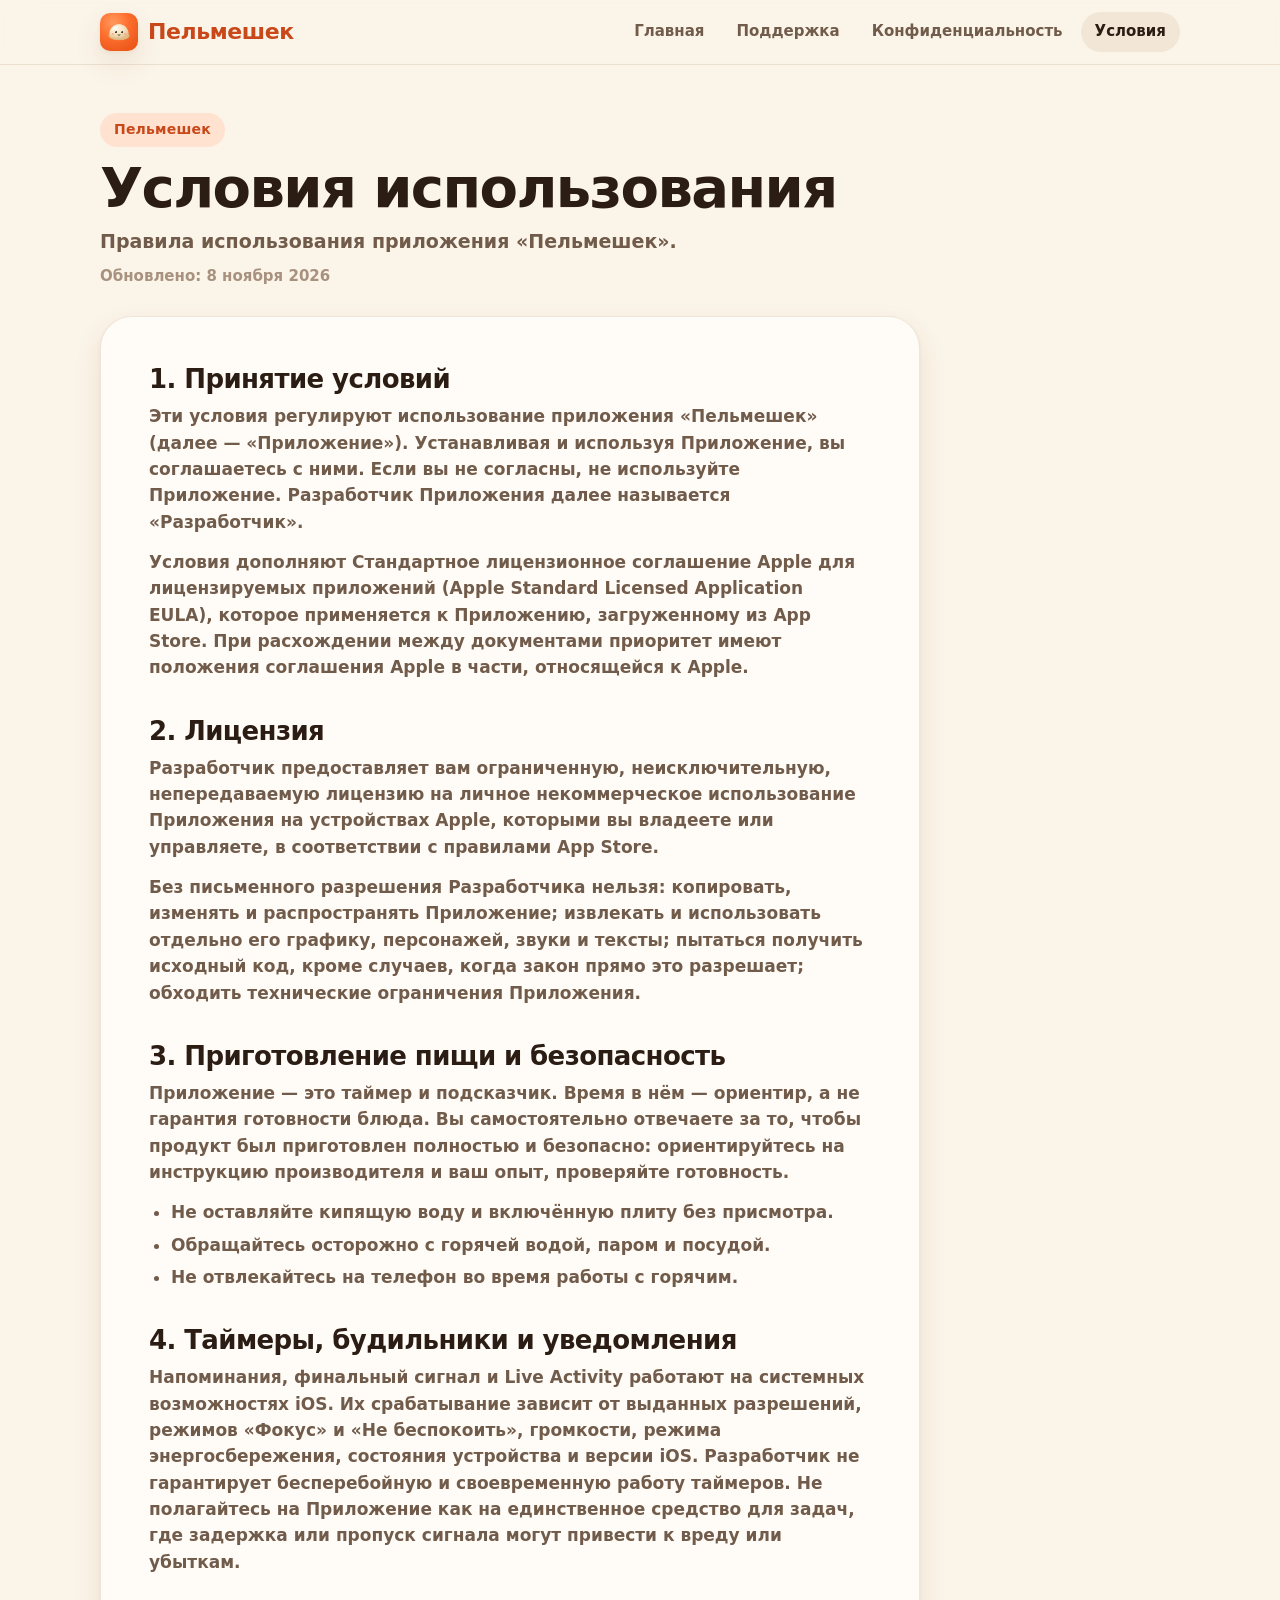
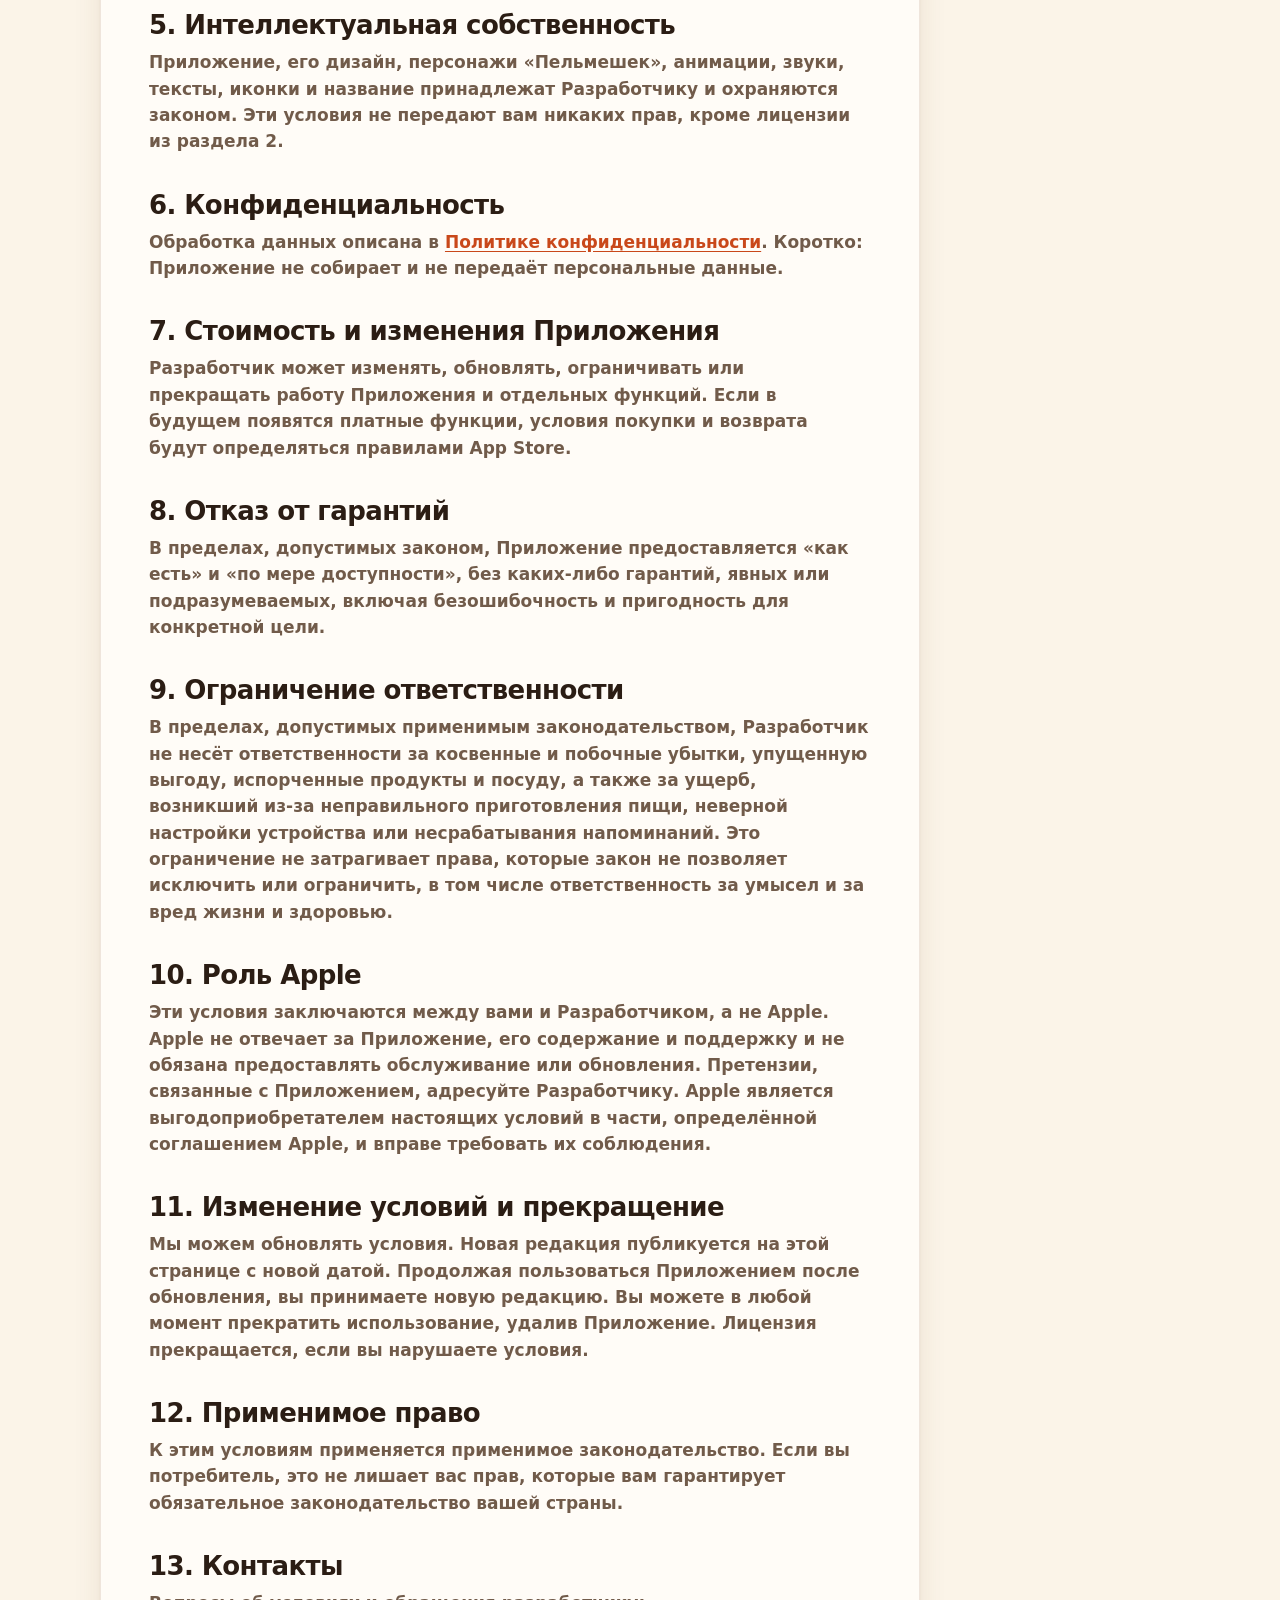
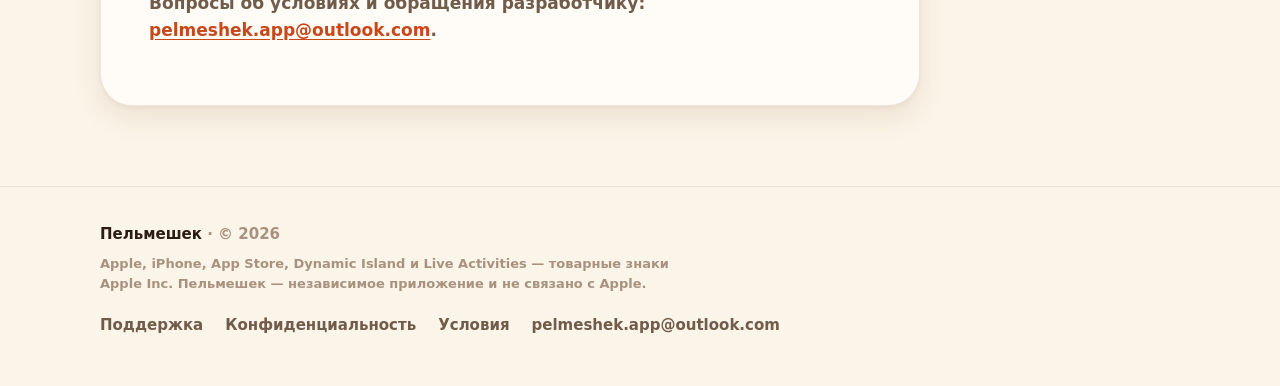
<file: terms.html>
<!doctype html>
<html lang="ru">
<head>
<meta charset="utf-8">
<meta name="viewport" content="width=device-width, initial-scale=1, viewport-fit=cover">
<title>Условия использования — Пельмешек</title>
<meta name="description" content="Условия использования приложения «Пельмешек».">
<meta name="theme-color" content="#FBF4E8" media="(prefers-color-scheme: light)">
<meta name="theme-color" content="#17110D" media="(prefers-color-scheme: dark)">
<meta property="og:title" content="Условия использования — Пельмешек">
<meta property="og:description" content="Условия использования приложения «Пельмешек».">
<meta property="og:type" content="website">
<meta property="og:image" content="assets/icon-orange.png">
<link rel="icon" type="image/png" href="assets/favicon.png">
<link rel="apple-touch-icon" href="assets/apple-touch-icon.png">
<link rel="stylesheet" href="assets/style.css">
</head>
<body>
<header class="nav">
  <div class="wrap">
    <a class="brand" href="index.html"><img src="assets/icon-orange.png" width="38" height="38" alt="">Пельмешек</a>
    <nav aria-label="Основное меню"><ul><li><a href="index.html">Главная</a></li><li><a href="support.html">Поддержка</a></li><li><a href="privacy.html">Конфиденциальность</a></li><li><a href="terms.html" aria-current=page>Условия</a></li></ul></nav>
  </div>
</header>
<main>
<div class="doc"><div class="wrap">
  <div class="head"><span class="pill">Пельмешек</span><h1>Условия использования</h1><p class="sub" style="margin-bottom:8px">Правила использования приложения «Пельмешек».</p><div class="updated">Обновлено: 8 ноября 2026</div></div>
  <article class="prose">
<h2>1. Принятие условий</h2>
<p>Эти условия регулируют использование приложения «Пельмешек» (далее — «Приложение»). Устанавливая и используя Приложение, вы соглашаетесь с ними. Если вы не согласны, не используйте Приложение. Разработчик Приложения далее называется «Разработчик».</p>
<p>Условия дополняют Стандартное лицензионное соглашение Apple для лицензируемых приложений (Apple Standard Licensed Application EULA), которое применяется к Приложению, загруженному из App Store. При расхождении между документами приоритет имеют положения соглашения Apple в части, относящейся к Apple.</p>

<h2>2. Лицензия</h2>
<p>Разработчик предоставляет вам ограниченную, неисключительную, непередаваемую лицензию на личное некоммерческое использование Приложения на устройствах Apple, которыми вы владеете или управляете, в соответствии с правилами App Store.</p>
<p>Без письменного разрешения Разработчика нельзя: копировать, изменять и распространять Приложение; извлекать и использовать отдельно его графику, персонажей, звуки и тексты; пытаться получить исходный код, кроме случаев, когда закон прямо это разрешает; обходить технические ограничения Приложения.</p>

<h2>3. Приготовление пищи и безопасность</h2>
<p>Приложение — это таймер и подсказчик. Время в нём — ориентир, а не гарантия готовности блюда. Вы самостоятельно отвечаете за то, чтобы продукт был приготовлен полностью и безопасно: ориентируйтесь на инструкцию производителя и ваш опыт, проверяйте готовность.</p>
<ul>
<li>Не оставляйте кипящую воду и включённую плиту без присмотра.</li>
<li>Обращайтесь осторожно с горячей водой, паром и посудой.</li>
<li>Не отвлекайтесь на телефон во время работы с горячим.</li>
</ul>

<h2>4. Таймеры, будильники и уведомления</h2>
<p>Напоминания, финальный сигнал и Live Activity работают на системных возможностях iOS. Их срабатывание зависит от выданных разрешений, режимов «Фокус» и «Не беспокоить», громкости, режима энергосбережения, состояния устройства и версии iOS. Разработчик не гарантирует бесперебойную и своевременную работу таймеров. Не полагайтесь на Приложение как на единственное средство для задач, где задержка или пропуск сигнала могут привести к вреду или убыткам.</p>

<h2>5. Интеллектуальная собственность</h2>
<p>Приложение, его дизайн, персонажи «Пельмешек», анимации, звуки, тексты, иконки и название принадлежат Разработчику и охраняются законом. Эти условия не передают вам никаких прав, кроме лицензии из раздела 2.</p>

<h2>6. Конфиденциальность</h2>
<p>Обработка данных описана в <a href="privacy.html">Политике конфиденциальности</a>. Коротко: Приложение не собирает и не передаёт персональные данные.</p>

<h2>7. Стоимость и изменения Приложения</h2>
<p>Разработчик может изменять, обновлять, ограничивать или прекращать работу Приложения и отдельных функций. Если в будущем появятся платные функции, условия покупки и возврата будут определяться правилами App Store.</p>

<h2>8. Отказ от гарантий</h2>
<p>В пределах, допустимых законом, Приложение предоставляется «как есть» и «по мере доступности», без каких-либо гарантий, явных или подразумеваемых, включая безошибочность и пригодность для конкретной цели.</p>

<h2>9. Ограничение ответственности</h2>
<p>В пределах, допустимых применимым законодательством, Разработчик не несёт ответственности за косвенные и побочные убытки, упущенную выгоду, испорченные продукты и посуду, а также за ущерб, возникший из-за неправильного приготовления пищи, неверной настройки устройства или несрабатывания напоминаний. Это ограничение не затрагивает права, которые закон не позволяет исключить или ограничить, в том числе ответственность за умысел и за вред жизни и здоровью.</p>

<h2>10. Роль Apple</h2>
<p>Эти условия заключаются между вами и Разработчиком, а не Apple. Apple не отвечает за Приложение, его содержание и поддержку и не обязана предоставлять обслуживание или обновления. Претензии, связанные с Приложением, адресуйте Разработчику. Apple является выгодоприобретателем настоящих условий в части, определённой соглашением Apple, и вправе требовать их соблюдения.</p>

<h2>11. Изменение условий и прекращение</h2>
<p>Мы можем обновлять условия. Новая редакция публикуется на этой странице с новой датой. Продолжая пользоваться Приложением после обновления, вы принимаете новую редакцию. Вы можете в любой момент прекратить использование, удалив Приложение. Лицензия прекращается, если вы нарушаете условия.</p>

<h2>12. Применимое право</h2>
<p>К этим условиям применяется применимое законодательство. Если вы потребитель, это не лишает вас прав, которые вам гарантирует обязательное законодательство вашей страны.</p>

<h2>13. Контакты</h2>
<p>Вопросы об условиях и обращения разработчику: <a href="mailto:pelmeshek.app@outlook.com">pelmeshek.app@outlook.com</a>.</p>
</article>
</div></div>
</main>
<footer>
  <div class="wrap">
    <div>
      <strong style="color:var(--ink)">Пельмешек</strong> · © 2026
      <small>Apple, iPhone, App Store, Dynamic Island и Live Activities — товарные знаки Apple Inc. Пельмешек — независимое приложение и не связано с Apple.</small>
    </div>
    <nav aria-label="Ссылки">
      <a href="support.html">Поддержка</a>
      <a href="privacy.html">Конфиденциальность</a>
      <a href="terms.html">Условия</a>
      <a href="mailto:pelmeshek.app@outlook.com">pelmeshek.app@outlook.com</a>
    </nav>
  </div>
</footer>
</body>
</html>
</file>
<file: assets/style.css>
/* Пельмешек — сайт. Палитра и анимации взяты из приложения. Без внешних шрифтов и скриптов. */
:root {
  --bg: #FBF4E8; --bg2: #F2E7D6; --card: #FFFCF7;
  --ink: #2B1D14; --ink2: #715B4A; --ink3: #A8927F;
  --acc: #FF7034; --acc-text: #C9481A; --acc-ink: #2A1307; --acc-soft: #FFE2CF;
  --glow: rgba(255, 214, 160, .85); --track: #EADDCB; --line: rgba(120, 70, 30, .12);
  --shadow: 0 12px 28px rgba(120, 70, 30, .10), 0 2px 4px rgba(120, 70, 30, .06);
  --shadow-acc: 0 10px 26px rgba(255, 112, 52, .38);
  --r: 28px;
  --font: ui-rounded, "SF Pro Rounded", "Nunito", system-ui, -apple-system, "Segoe UI", Roboto, sans-serif;
}
@media (prefers-color-scheme: dark) {
  :root:not([data-theme="light"]) {
    --bg: #17110D; --bg2: #241B15; --card: #2B211A;
    --ink: #FFF3E4; --ink2: #CDB8A4; --ink3: #7F6A59;
    --acc: #FF7A3D; --acc-text: #FF9461; --acc-soft: #4A2A19;
    --glow: rgba(255, 200, 130, .22); --track: #3A2D24; --line: rgba(255, 230, 200, .10);
    --shadow: 0 12px 28px rgba(0, 0, 0, .35);
    --shadow-acc: 0 10px 26px rgba(255, 122, 61, .25);
  }
}
* { box-sizing: border-box; }
html { scroll-behavior: smooth; -webkit-text-size-adjust: 100%; }
body {
  margin: 0; background: var(--bg); color: var(--ink);
  font-family: var(--font); font-weight: 600; font-size: 17px; line-height: 1.55;
  -webkit-font-smoothing: antialiased; overflow-x: clip;
}
a { color: var(--acc-text); text-underline-offset: 3px; }
a:hover { text-decoration-thickness: 2px; }
img, svg { max-width: 100%; display: block; }
.wrap { width: min(1080px, 100% - 40px); margin-inline: auto; }
.hero .wrap > *, .band > *, .contact > * { min-width: 0; }
.btn { max-width: 100%; text-align: center; overflow-wrap: anywhere; }

/* ——— шапка ——— */
.nav { position: sticky; top: 0; z-index: 20; backdrop-filter: blur(14px); -webkit-backdrop-filter: blur(14px);
  background: color-mix(in srgb, var(--bg) 82%, transparent); border-bottom: 1px solid var(--line); }
.nav .wrap { display: flex; align-items: center; justify-content: space-between; gap: 16px; min-height: 64px; flex-wrap: wrap; padding-block: 8px; }
.brand { display: flex; align-items: center; gap: 10px; color: var(--acc-text); font-weight: 900; font-size: 22px; letter-spacing: -.4px; text-decoration: none; }
.brand img { width: 38px; height: 38px; border-radius: 10px; box-shadow: var(--shadow); }
.nav ul { display: flex; gap: 4px; list-style: none; margin: 0; padding: 0; flex-wrap: wrap; }
.nav ul a { display: block; padding: 8px 14px; border-radius: 999px; color: var(--ink2); text-decoration: none; font-weight: 800; font-size: 15px; }
.nav ul a:hover, .nav ul a[aria-current="page"] { background: var(--bg2); color: var(--ink); }

/* ——— кнопки ——— */
.btn { display: inline-flex; align-items: center; justify-content: center; gap: 10px; min-height: 56px; padding: 0 28px; border-radius: 999px;
  font: inherit; font-weight: 900; font-size: 19px; text-decoration: none; border: 0; cursor: pointer;
  background: var(--acc); color: var(--acc-ink); box-shadow: var(--shadow-acc); transition: transform .15s; }
.btn:hover { transform: translateY(-2px); }
.btn:active { transform: scale(.96); }
.btn.ghost { background: var(--card); color: var(--ink); box-shadow: var(--shadow); }
.pill { display: inline-block; padding: 6px 14px; border-radius: 999px; background: var(--acc-soft); color: var(--acc-text); font-weight: 900; font-size: 14px; letter-spacing: .2px; }

/* ——— hero ——— */
.hero { position: relative; overflow: hidden; padding: 56px 0 24px; }
.hero::before { content: ""; position: absolute; left: 50%; top: -120px; width: 900px; height: 900px; transform: translateX(-50%);
  background: radial-gradient(closest-side, var(--glow), transparent 70%); pointer-events: none; }
.hero .wrap { position: relative; display: grid; grid-template-columns: 1.05fr .95fr; align-items: center; gap: 24px; }
.hero h1 { font-size: clamp(40px, 6.4vw, 72px); line-height: 1.02; letter-spacing: -2px; font-weight: 900; margin: 18px 0 16px; }
.hero h1 em { font-style: normal; color: var(--acc-text); }
.hero p.lead { font-size: clamp(18px, 2.2vw, 21px); color: var(--ink2); font-weight: 700; max-width: 30em; margin: 0 0 28px; }
.cta { display: flex; flex-wrap: wrap; gap: 12px; align-items: center; }
.meta { margin-top: 18px; color: var(--ink3); font-size: 14px; font-weight: 800; }
.stage { position: relative; min-height: 420px; display: grid; place-items: end center; }
.stage .trio { position: relative; display: flex; align-items: flex-end; justify-content: center; gap: 0; width: 100%; padding-bottom: 28px; }
.stage .trio .m { flex: none; }
.m { display: block; overflow: visible; }
.m-sm { width: 150px; height: 150px; margin-inline: -18px; opacity: .55; transform: rotate(-6deg); }
.m-sm.r { transform: rotate(6deg); }
.m-lg { width: 270px; height: 270px; z-index: 2; }
.ground { position: absolute; bottom: 14px; left: 8%; right: 8%; height: 18px; border-radius: 50%; background: radial-gradient(closest-side, rgba(70, 35, 10, .16), transparent); }

/* ——— секции ——— */
section { padding: 72px 0; }
.eyebrow { color: var(--acc-text); font-weight: 900; font-size: 14px; letter-spacing: 1.2px; text-transform: uppercase; }
h2 { overflow-wrap: anywhere; font-size: clamp(26px, 4.4vw, 46px); line-height: 1.08; letter-spacing: -1.2px; font-weight: 900; margin: 10px 0 14px; }
.sub { color: var(--ink2); font-weight: 700; max-width: 36em; font-size: 19px; margin: 0 0 36px; }
.grid { display: grid; gap: 16px; }
.g3 { grid-template-columns: repeat(3, 1fr); }
.g2 { grid-template-columns: repeat(2, 1fr); }
.g4 { grid-template-columns: repeat(4, 1fr); }
.card { background: var(--card); border-radius: var(--r); box-shadow: var(--shadow); padding: 26px; border: 1px solid var(--line); }
.card h3 { margin: 14px 0 6px; font-size: 21px; letter-spacing: -.3px; font-weight: 900; line-height: 1.2; }
.card p { margin: 0; color: var(--ink2); font-weight: 600; font-size: 16px; }
.ico { width: 48px; height: 48px; border-radius: 16px; background: var(--acc-soft); display: grid; place-items: center; color: var(--acc-text); }
.ico svg { width: 26px; height: 26px; }

/* виды */
.kinds .card { text-align: center; padding: 22px 18px 24px; }
.kinds .m { width: 150px; height: 150px; margin: 0 auto; }
.kinds .card h3 { margin-top: 6px; font-size: 24px; }
.kinds .card.off { opacity: .6; }
.kinds .card.off .m { filter: grayscale(1); opacity: .6; }

/* шаги */
.steps { counter-reset: s; display: grid; grid-template-columns: repeat(5, 1fr); gap: 14px; }
.step { background: var(--card); border: 1px solid var(--line); border-radius: 24px; padding: 20px 18px 22px; box-shadow: var(--shadow); position: relative; }
.step::before { counter-increment: s; content: counter(s); display: grid; place-items: center; width: 40px; height: 40px; border-radius: 50%; background: var(--acc); color: var(--acc-ink); font-weight: 900; font-size: 19px; box-shadow: var(--shadow-acc); }
.step h3 { margin: 14px 0 4px; font-size: 18px; letter-spacing: -.2px; font-weight: 900; line-height: 1.2; }
.step p { margin: 0; color: var(--ink2); font-size: 15px; }
.bar { display: flex; gap: 6px; margin-top: 22px; }
.bar i { height: 10px; border-radius: 999px; background: var(--track); flex: 1; }
.bar i.on { background: var(--acc); }

/* полоса про конфиденциальность */
.band { background: var(--card); border: 1px solid var(--line); border-radius: 40px; box-shadow: var(--shadow); padding: 44px; display: grid; grid-template-columns: 1.2fr 1fr; gap: 32px; align-items: center; }
.band ul { list-style: none; margin: 0; padding: 0; display: grid; gap: 12px; }
.band li { display: flex; gap: 12px; align-items: flex-start; font-weight: 800; }
.band li svg { flex: none; width: 26px; height: 26px; color: var(--acc-text); margin-top: 1px; }

/* FAQ */
details { background: var(--card); border: 1px solid var(--line); border-radius: 22px; box-shadow: var(--shadow); padding: 0 22px; margin-bottom: 12px; }
summary { cursor: pointer; list-style: none; padding: 20px 0; font-weight: 900; font-size: 18px; display: flex; justify-content: space-between; gap: 16px; align-items: center; }
summary::-webkit-details-marker { display: none; }
summary::after { content: "+"; font-size: 26px; line-height: 1; color: var(--acc-text); transition: transform .2s; flex: none; }
details[open] summary::after { transform: rotate(45deg); }
details .a { padding: 0 0 20px; color: var(--ink2); font-weight: 600; }
details .a p { margin: 0 0 10px; }
details .a ul, details .a ol { margin: 6px 0 10px; padding-left: 22px; }

/* ——— документы ——— */
.doc { padding: 48px 0 80px; }
.doc .head { margin-bottom: 28px; }
.doc h1 { font-size: clamp(27px, 8vw, 56px); overflow-wrap: anywhere; hyphens: auto; line-height: 1.05; letter-spacing: -1.6px; font-weight: 900; margin: 12px 0 10px; }
.doc .updated { color: var(--ink3); font-weight: 800; font-size: 15px; }
.prose, .tldr, summary, .step, .card { overflow-wrap: anywhere; }
.prose { background: var(--card); border: 1px solid var(--line); border-radius: 32px; box-shadow: var(--shadow); padding: clamp(22px, 4vw, 48px); max-width: 820px; }
.prose h2 { font-size: 26px; letter-spacing: -.6px; margin: 36px 0 10px; }
.prose h2:first-child { margin-top: 0; }
.prose p, .prose li { color: var(--ink2); font-weight: 600; }
.prose p { margin: 0 0 14px; }
.prose ul, .prose ol { padding-left: 22px; margin: 0 0 14px; }
.prose li { margin-bottom: 6px; }
.prose strong { color: var(--ink); font-weight: 900; }
.tldr { background: var(--acc-soft); border-radius: 22px; padding: 18px 22px; margin: 0 0 28px; color: var(--ink); font-weight: 800; }
.tldr p { color: var(--ink); margin: 0; }
.contact { display: flex; flex-wrap: wrap; gap: 18px; align-items: center; justify-content: space-between; background: var(--card); border: 1px solid var(--line); border-radius: 32px; box-shadow: var(--shadow); padding: 28px 32px; margin-bottom: 28px; max-width: 820px; }
.contact h2 { margin: 0 0 4px; font-size: 26px; }
.contact p { margin: 0; color: var(--ink2); }

/* ——— подвал ——— */
footer { border-top: 1px solid var(--line); padding: 36px 0 48px; color: var(--ink3); font-size: 15px; font-weight: 700; }
footer .wrap { display: flex; flex-wrap: wrap; gap: 20px 40px; justify-content: space-between; }
footer nav { display: flex; flex-wrap: wrap; gap: 6px 22px; }
footer a { color: var(--ink2); text-decoration: none; font-weight: 800; }
footer a:hover { color: var(--acc-text); text-decoration: underline; }
footer small { display: block; margin-top: 8px; font-size: 13px; max-width: 46em; }

/* ——— анимации (из pelmeshek-art.js) ——— */
@keyframes pel-breathe { 0%,100% { transform: scale(1,1) } 50% { transform: scale(1.04,.96) } }
@keyframes pel-sway { 0%,100% { transform: rotate(-5deg) } 50% { transform: rotate(5deg) } }
@keyframes pel-wobble { 0%,100% { transform: rotate(0) translateY(0) } 25% { transform: rotate(-7deg) } 50% { transform: rotate(0) translateY(-8px) } 75% { transform: rotate(7deg) } }
@keyframes pel-blink { 0%,93%,100% { transform: scaleY(1) } 96% { transform: scaleY(.1) } }
@keyframes pel-hop { 0%,100% { transform: translateY(0) scale(1,1) } 15% { transform: translateY(0) scale(1.12,.86) } 45% { transform: translateY(-42px) scale(.94,1.08) } 75% { transform: translateY(0) scale(1.08,.92) } }
@keyframes pel-steam { 0% { transform: translateY(14px) scaleX(.8); opacity: 0 } 35% { opacity: 1 } 100% { transform: translateY(-50px) scaleX(1.3); opacity: 0 } }
@keyframes pel-z { 0% { transform: translate(0,0); opacity: 0 } 30% { opacity: 1 } 100% { transform: translate(16px,-44px); opacity: 0 } }
.m .body { transform-box: fill-box; transform-origin: 50% 100%; }
.a-breathe { animation: pel-breathe 3.2s ease-in-out infinite; }
.a-sway { animation: pel-sway 2.8s ease-in-out infinite; }
.a-wobble { animation: pel-wobble 2.2s ease-in-out infinite; }
.a-hop { animation: pel-hop 1.1s cubic-bezier(.3,.7,.4,1) infinite; }
.m .eye { transform-box: fill-box; transform-origin: center; animation: pel-blink 4.2s infinite; }
.m .zz { animation: pel-z 3s ease-out infinite; }
@media (prefers-reduced-motion: reduce) {
  .m .body, .m .eye, .m .zz { animation: none !important; }
  html { scroll-behavior: auto; }
}

/* ——— адаптив ——— */
@media (max-width: 900px) {
  .hero .wrap { grid-template-columns: 1fr; text-align: center; }
  .hero p.lead { margin-inline: auto; }
  .cta { justify-content: center; }
  .stage { min-height: 320px; order: -1; }
  .m-lg { width: 220px; height: 220px; }
  .m-sm { width: 120px; height: 120px; }
  .g3, .g4 { grid-template-columns: 1fr 1fr; }
  .kinds .m { width: 110px; height: 110px; }
  .kinds .card { padding: 16px 12px 18px; }
  .steps { grid-template-columns: 1fr 1fr; }
  .band { grid-template-columns: 1fr; padding: 28px; }
}
@media (max-width: 560px) {
  body { font-size: 16px; }
  section { padding: 52px 0; }
  .g3, .g2, .steps { grid-template-columns: 1fr; }
  .g4.feats { gap: 10px; }
  .feats .card { padding: 14px 14px 16px; border-radius: 22px; }
  .feats .ico { width: 38px; height: 38px; border-radius: 13px; }
  .feats .ico svg { width: 21px; height: 21px; }
  .feats .card h3 { font-size: 15.5px; margin: 10px 0 4px; }
  .feats .card p { font-size: 13px; line-height: 1.4; }
  .g4.kinds { gap: 10px; }
  .kinds .card { padding: 12px 8px 14px; border-radius: 22px; }
  .kinds .m { width: 78px; height: 78px; }
  .kinds .card h3 { font-size: 18px; margin-top: 2px; }
  .kinds .card p { font-size: 12.5px; line-height: 1.35; }
  .btn { font-size: 17px; padding: 12px 20px; min-height: 52px; line-height: 1.25; }
  .band { padding: 22px; border-radius: 28px; }
  .nav .wrap { justify-content: center; }
  .nav ul a { padding: 6px 11px; font-size: 14px; }
  .hero { padding-top: 24px; }
  .m-lg { width: 170px; height: 170px; }
  .m-sm { width: 84px; height: 84px; margin-inline: -10px; }
  .stage { min-height: 260px; }
  .prose { border-radius: 24px; }
  .contact { padding: 22px; }
}

@media (max-width: 360px) {
  .m-lg { width: 140px; height: 140px; }
  .m-sm { width: 72px; height: 72px; }
  .stage { min-height: 230px; }
}
</file>
